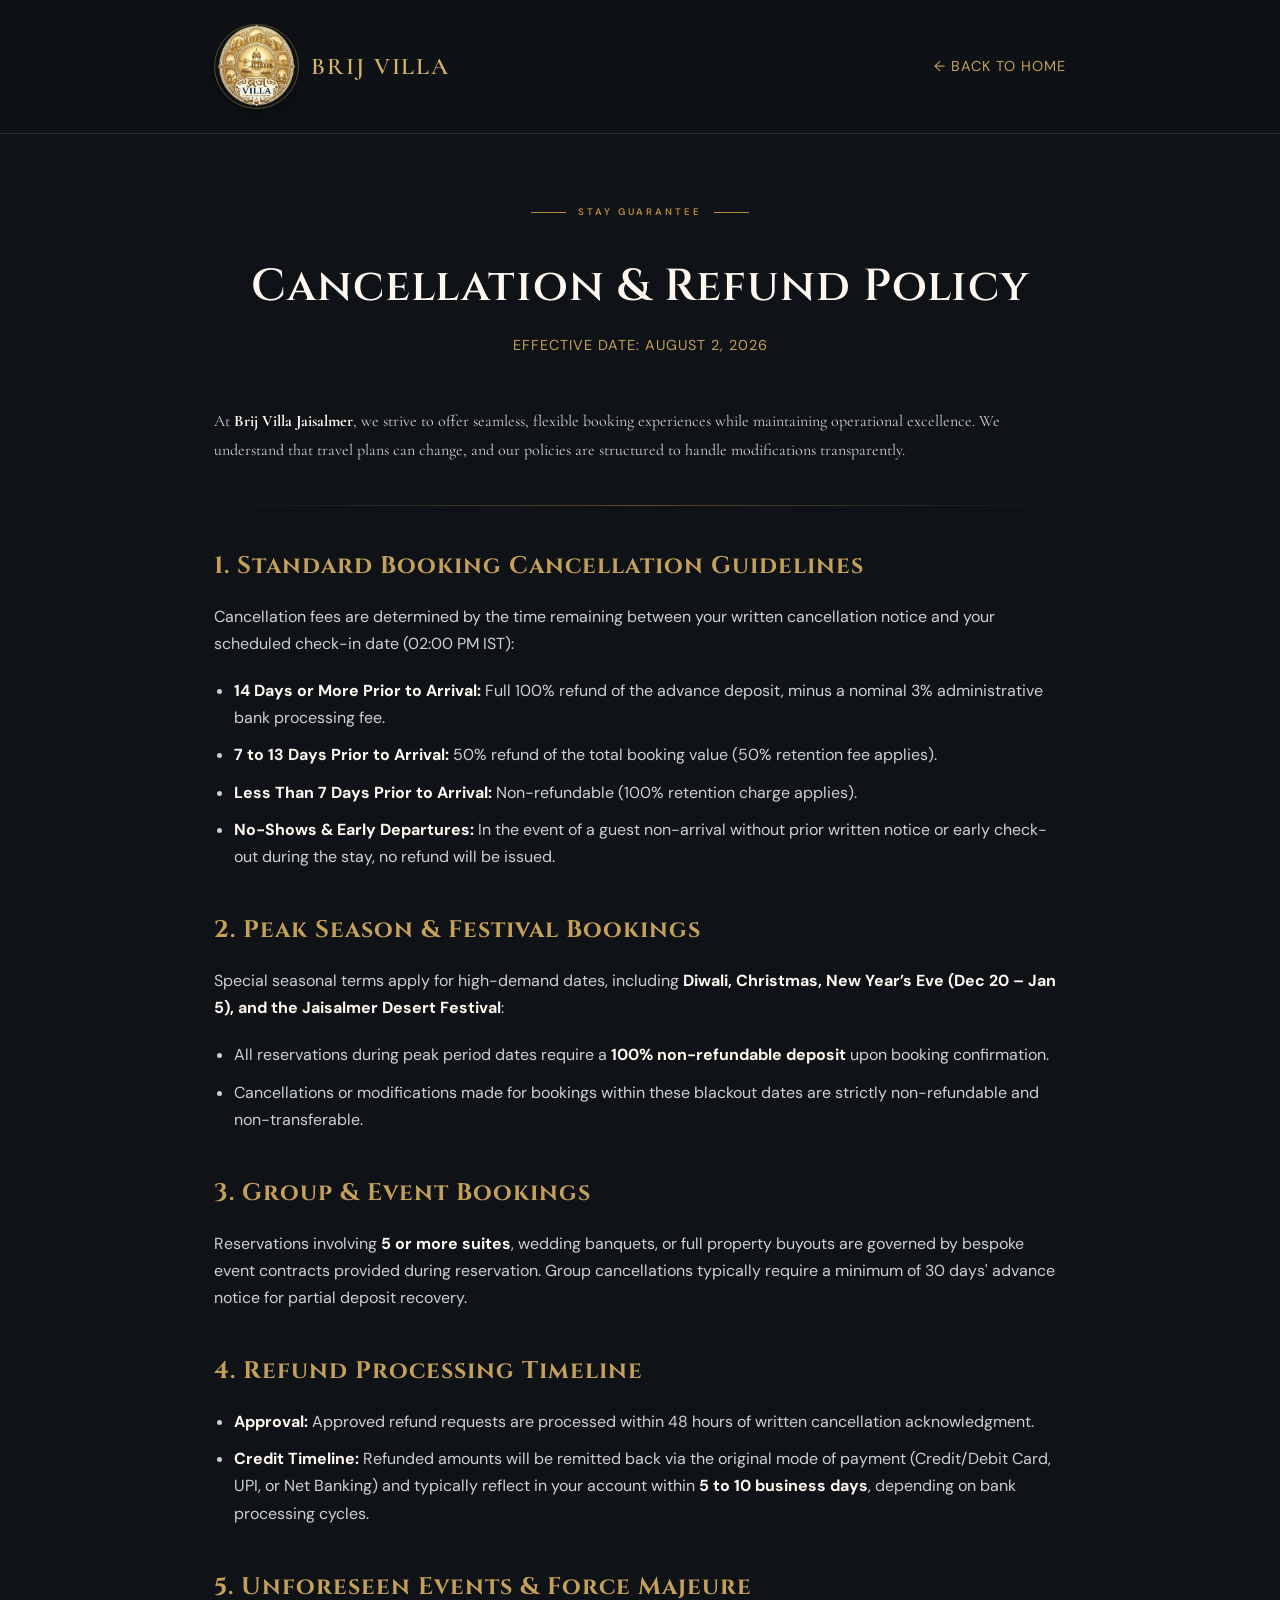
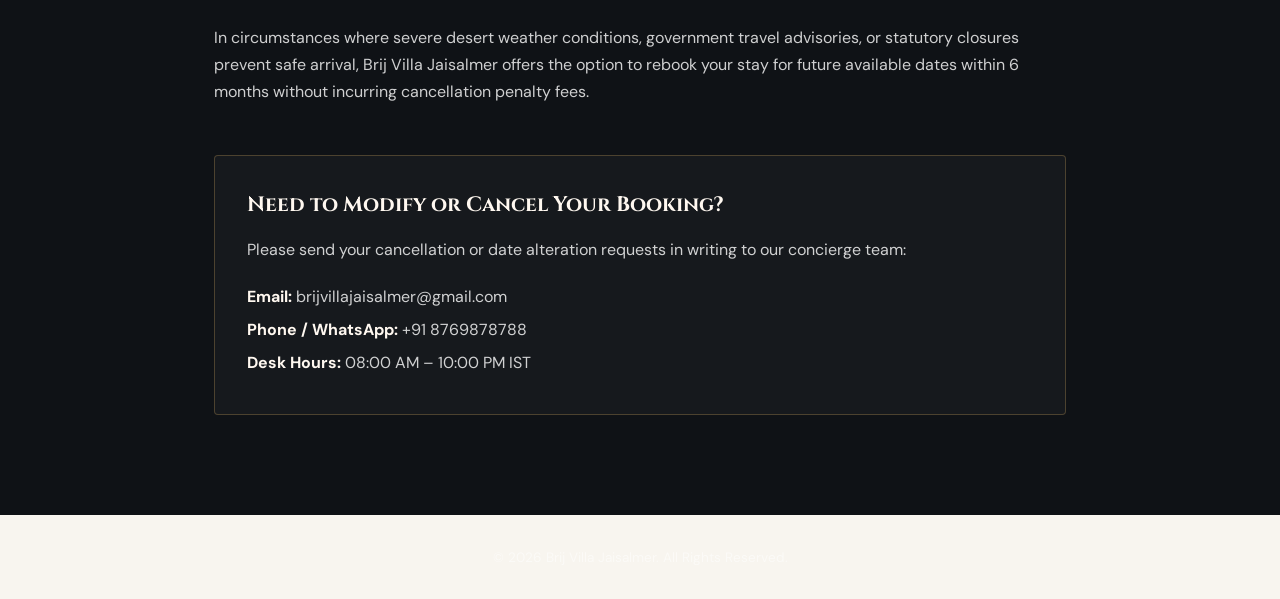
<file: cancellation-policy.html>
<!DOCTYPE html>
<html lang="en">
<head>
  <meta charset="UTF-8">
  <meta name="viewport" content="width=device-width, initial-scale=1.0">
  <title>Cancellation & Refund Policy | Brij Villa Jaisalmer</title>
  
  <!-- Fonts -->
  <link rel="preconnect" href="https://fonts.googleapis.com">
  <link rel="preconnect" href="https://fonts.gstatic.com" crossorigin>
  <link href="https://fonts.googleapis.com/css2?family=Cinzel:wght@400;600;700&family=Cormorant+Garamond:ital,wght@0,400;0,600;1,400&family=DM+Sans:wght@300;400;500&display=swap" rel="stylesheet">
  
  <!-- Stylesheets -->
  <link rel="stylesheet" href="styles.css">
</head>
<body class="legal-page-body">

  <!-- Minimal Header Bar -->
  <header class="legal-header">
    <div class="legal-container">
      <a href="index.html" class="nav-logo">
        <img src="./images/88f17f92-57b8-442e-8bf9-5949bb6d2c0f-removebg-preview.png" alt="Brij Villa Logo" class="nav-logo-img" />
        <div class="logo-text-group">
          <span class="logo-main">Brij Villa</span>
        </div>
      </a>
      <a href="index.html" class="legal-back-btn">&larr; Back to Home</a>
    </div>
  </header>

  <!-- Main Legal Content -->
  <main class="legal-content-section">
    <div class="legal-container">
      
      <!-- Page Header -->
      <div class="legal-title-block">
        <div class="section-eyebrow">
          <div class="line"></div>
          <span>STAY GUARANTEE</span>
          <div class="line"></div>
        </div>
        <h1 class="legal-title">Cancellation & Refund Policy</h1>
        <p class="legal-subtitle">Effective Date: August 2, 2026</p>
      </div>

      <!-- Article Body -->
      <article class="legal-article">
        
        <p class="legal-lead">
          At <strong>Brij Villa Jaisalmer</strong>, we strive to offer seamless, flexible booking experiences while maintaining operational excellence. We understand that travel plans can change, and our policies are structured to handle modifications transparently.
        </p>

        <hr class="legal-divider">

        <h2>1. Standard Booking Cancellation Guidelines</h2>
        <p>
          Cancellation fees are determined by the time remaining between your written cancellation notice and your scheduled check-in date (02:00 PM IST):
        </p>
        
        <ul>
          <li><strong>14 Days or More Prior to Arrival:</strong> Full 100% refund of the advance deposit, minus a nominal 3% administrative bank processing fee.</li>
          <li><strong>7 to 13 Days Prior to Arrival:</strong> 50% refund of the total booking value (50% retention fee applies).</li>
          <li><strong>Less Than 7 Days Prior to Arrival:</strong> Non-refundable (100% retention charge applies).</li>
          <li><strong>No-Shows & Early Departures:</strong> In the event of a guest non-arrival without prior written notice or early check-out during the stay, no refund will be issued.</li>
        </ul>

        <h2>2. Peak Season & Festival Bookings</h2>
        <p>
          Special seasonal terms apply for high-demand dates, including <strong>Diwali, Christmas, New Year’s Eve (Dec 20 – Jan 5), and the Jaisalmer Desert Festival</strong>:
        </p>
        <ul>
          <li>All reservations during peak period dates require a <strong>100% non-refundable deposit</strong> upon booking confirmation.</li>
          <li>Cancellations or modifications made for bookings within these blackout dates are strictly non-refundable and non-transferable.</li>
        </ul>

        <h2>3. Group & Event Bookings</h2>
        <p>
          Reservations involving <strong>5 or more suites</strong>, wedding banquets, or full property buyouts are governed by bespoke event contracts provided during reservation. Group cancellations typically require a minimum of 30 days' advance notice for partial deposit recovery.
        </p>

        <h2>4. Refund Processing Timeline</h2>
        <ul>
          <li><strong>Approval:</strong> Approved refund requests are processed within 48 hours of written cancellation acknowledgment.</li>
          <li><strong>Credit Timeline:</strong> Refunded amounts will be remitted back via the original mode of payment (Credit/Debit Card, UPI, or Net Banking) and typically reflect in your account within <strong>5 to 10 business days</strong>, depending on bank processing cycles.</li>
        </ul>

        <h2>5. Unforeseen Events & Force Majeure</h2>
        <p>
          In circumstances where severe desert weather conditions, government travel advisories, or statutory closures prevent safe arrival, Brij Villa Jaisalmer offers the option to rebook your stay for future available dates within 6 months without incurring cancellation penalty fees.
        </p>

        <div class="legal-contact-card">
          <h3>Need to Modify or Cancel Your Booking?</h3>
          <p>Please send your cancellation or date alteration requests in writing to our concierge team:</p>
          <div class="contact-details">
            <p><strong>Email:</strong> brijvillajaisalmer@gmail.com</p>
            <p><strong>Phone / WhatsApp:</strong> +91 8769878788</p>
            <p><strong>Desk Hours:</strong> 08:00 AM – 10:00 PM IST</p>
          </div>
        </div>

      </article>

    </div>
  </main>

  <!-- Minimal Footer -->
  <footer class="legal-footer">
    <div class="legal-container">
      <p>&copy; 2026 Brij Villa Jaisalmer. All Rights Reserved.</p>
    </div>
  </footer>

</body>
</html>
</file>
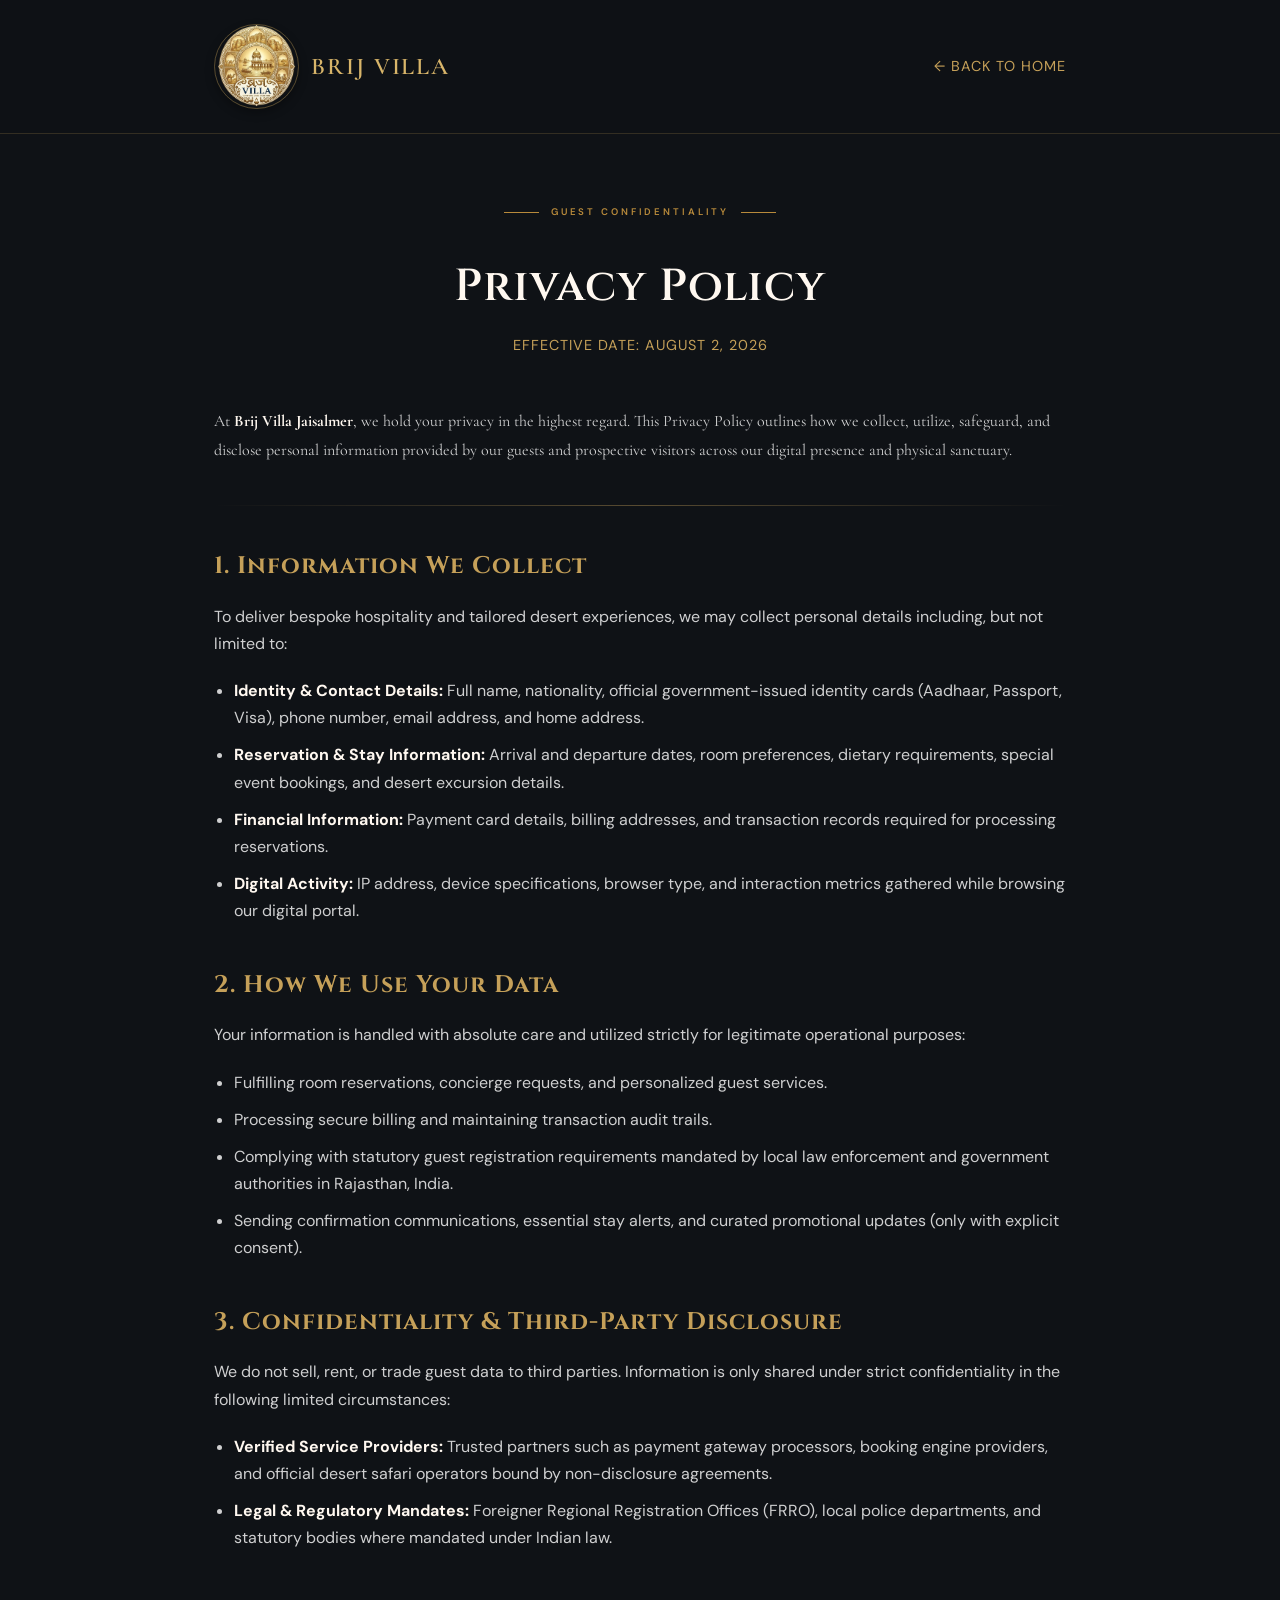
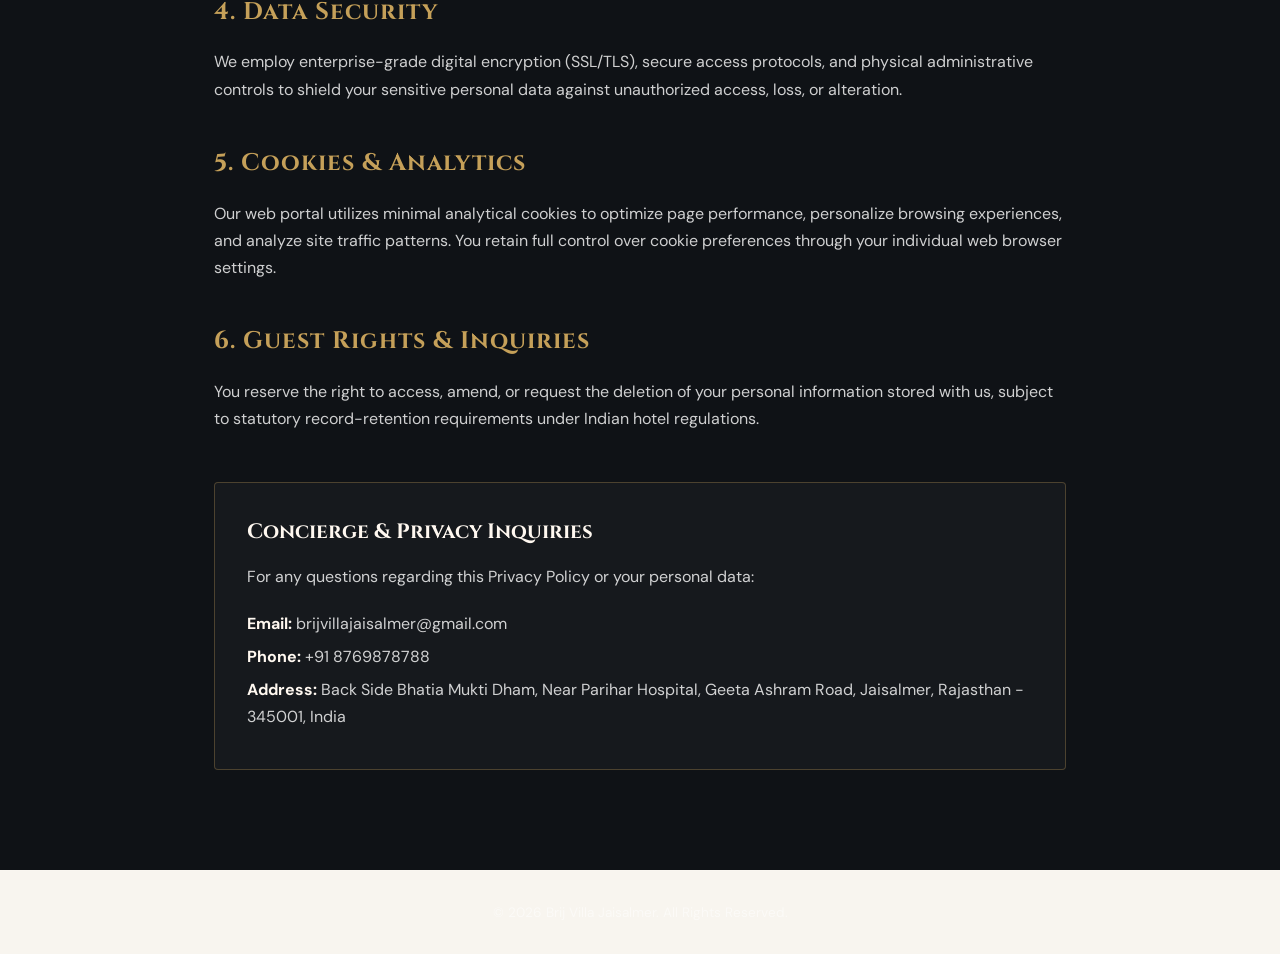
<file: privacy.html>
<!DOCTYPE html>
<html lang="en">
<head>
  <meta charset="UTF-8">
  <meta name="viewport" content="width=device-width, initial-scale=1.0">
  <title>Privacy Policy | Brij Villa Jaisalmer</title>
  
  <!-- Fonts -->
  <link rel="preconnect" href="https://fonts.googleapis.com">
  <link rel="preconnect" href="https://fonts.gstatic.com" crossorigin>
  <link href="https://fonts.googleapis.com/css2?family=Cinzel:wght@400;600;700&family=Cormorant+Garamond:ital,wght@0,400;0,600;1,400&family=DM+Sans:wght@300;400;500&display=swap" rel="stylesheet">
  
  <!-- Stylesheets -->
  <link rel="stylesheet" href="styles.css">
</head>
<body class="legal-page-body">

  <!-- Minimal Header Bar -->
  <header class="legal-header">
    <div class="legal-container">
      <a href="index.html" class="nav-logo">
        <img src="./images/88f17f92-57b8-442e-8bf9-5949bb6d2c0f-removebg-preview.png" alt="Brij Villa Logo" class="nav-logo-img" />
        <div class="logo-text-group">
          <span class="logo-main">Brij Villa</span>
        </div>
      </a>
      <a href="index.html" class="legal-back-btn">&larr; Back to Home</a>
    </div>
  </header>

  <!-- Main Legal Content -->
  <main class="legal-content-section">
    <div class="legal-container">
      
      <!-- Page Header -->
      <div class="legal-title-block">
        <div class="section-eyebrow">
          <div class="line"></div>
          <span>GUEST CONFIDENTIALITY</span>
          <div class="line"></div>
        </div>
        <h1 class="legal-title">Privacy Policy</h1>
        <p class="legal-subtitle">Effective Date: August 2, 2026</p>
      </div>

      <!-- Article Body -->
      <article class="legal-article">
        
        <p class="legal-lead">
          At <strong>Brij Villa Jaisalmer</strong>, we hold your privacy in the highest regard. This Privacy Policy outlines how we collect, utilize, safeguard, and disclose personal information provided by our guests and prospective visitors across our digital presence and physical sanctuary.
        </p>

        <hr class="legal-divider">

        <h2>1. Information We Collect</h2>
        <p>To deliver bespoke hospitality and tailored desert experiences, we may collect personal details including, but not limited to:</p>
        <ul>
          <li><strong>Identity & Contact Details:</strong> Full name, nationality, official government-issued identity cards (Aadhaar, Passport, Visa), phone number, email address, and home address.</li>
          <li><strong>Reservation & Stay Information:</strong> Arrival and departure dates, room preferences, dietary requirements, special event bookings, and desert excursion details.</li>
          <li><strong>Financial Information:</strong> Payment card details, billing addresses, and transaction records required for processing reservations.</li>
          <li><strong>Digital Activity:</strong> IP address, device specifications, browser type, and interaction metrics gathered while browsing our digital portal.</li>
        </ul>

        <h2>2. How We Use Your Data</h2>
        <p>Your information is handled with absolute care and utilized strictly for legitimate operational purposes:</p>
        <ul>
          <li>Fulfilling room reservations, concierge requests, and personalized guest services.</li>
          <li>Processing secure billing and maintaining transaction audit trails.</li>
          <li>Complying with statutory guest registration requirements mandated by local law enforcement and government authorities in Rajasthan, India.</li>
          <li>Sending confirmation communications, essential stay alerts, and curated promotional updates (only with explicit consent).</li>
        </ul>

        <h2>3. Confidentiality & Third-Party Disclosure</h2>
        <p>
          We do not sell, rent, or trade guest data to third parties. Information is only shared under strict confidentiality in the following limited circumstances:
        </p>
        <ul>
          <li><strong>Verified Service Providers:</strong> Trusted partners such as payment gateway processors, booking engine providers, and official desert safari operators bound by non-disclosure agreements.</li>
          <li><strong>Legal & Regulatory Mandates:</strong> Foreigner Regional Registration Offices (FRRO), local police departments, and statutory bodies where mandated under Indian law.</li>
        </ul>

        <h2>4. Data Security</h2>
        <p>
          We employ enterprise-grade digital encryption (SSL/TLS), secure access protocols, and physical administrative controls to shield your sensitive personal data against unauthorized access, loss, or alteration.
        </p>

        <h2>5. Cookies & Analytics</h2>
        <p>
          Our web portal utilizes minimal analytical cookies to optimize page performance, personalize browsing experiences, and analyze site traffic patterns. You retain full control over cookie preferences through your individual web browser settings.
        </p>

        <h2>6. Guest Rights & Inquiries</h2>
        <p>
          You reserve the right to access, amend, or request the deletion of your personal information stored with us, subject to statutory record-retention requirements under Indian hotel regulations.
        </p>

        <div class="legal-contact-card">
          <h3>Concierge & Privacy Inquiries</h3>
          <p>For any questions regarding this Privacy Policy or your personal data:</p>
          <div class="contact-details">
            <p><strong>Email:</strong> brijvillajaisalmer@gmail.com</p>
            <p><strong>Phone:</strong> +91 8769878788</p>
            <p><strong>Address:</strong> Back Side Bhatia Mukti Dham, Near Parihar Hospital, Geeta Ashram Road, Jaisalmer, Rajasthan - 345001, India</p>
          </div>
        </div>

      </article>

    </div>
  </main>

  <!-- Minimal Footer -->
  <footer class="legal-footer">
    <div class="legal-container">
      <p>&copy; 2026 Brij Villa Jaisalmer. All Rights Reserved.</p>
    </div>
  </footer>

</body>
</html>
</file>
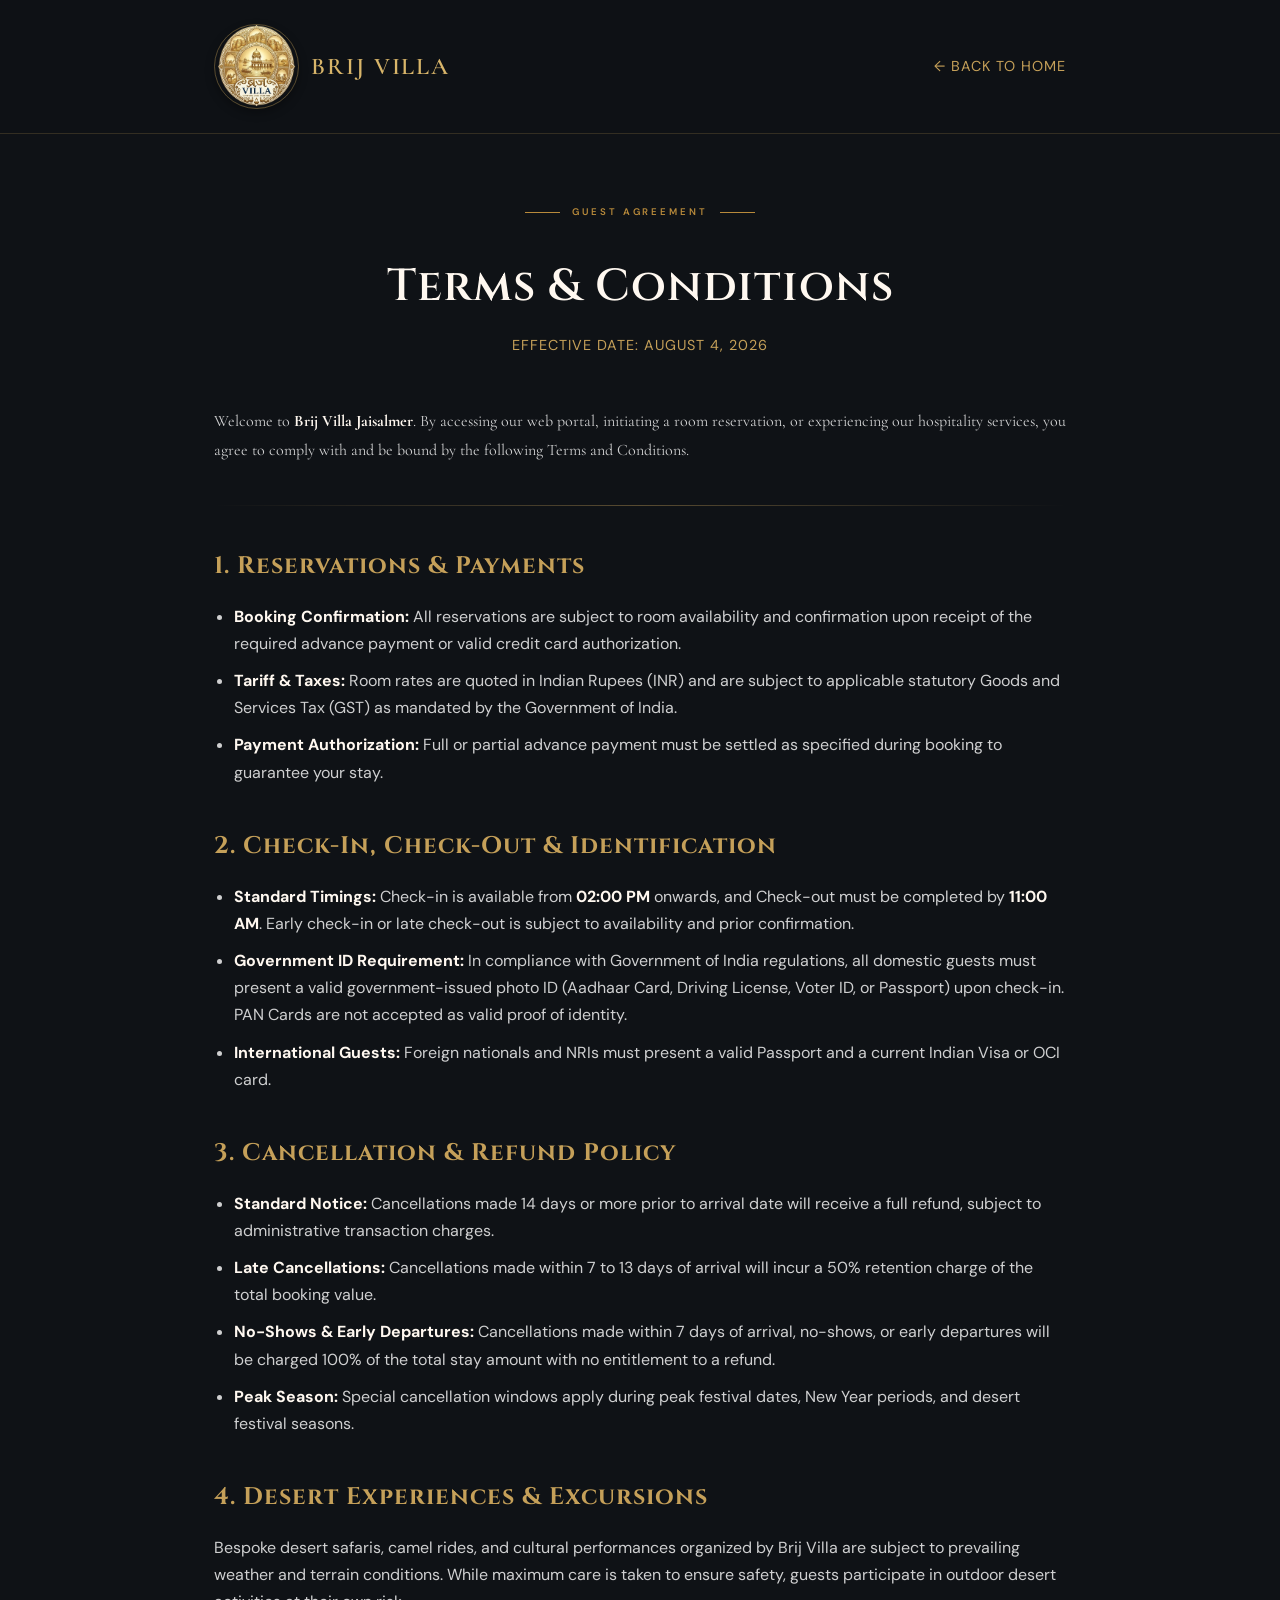
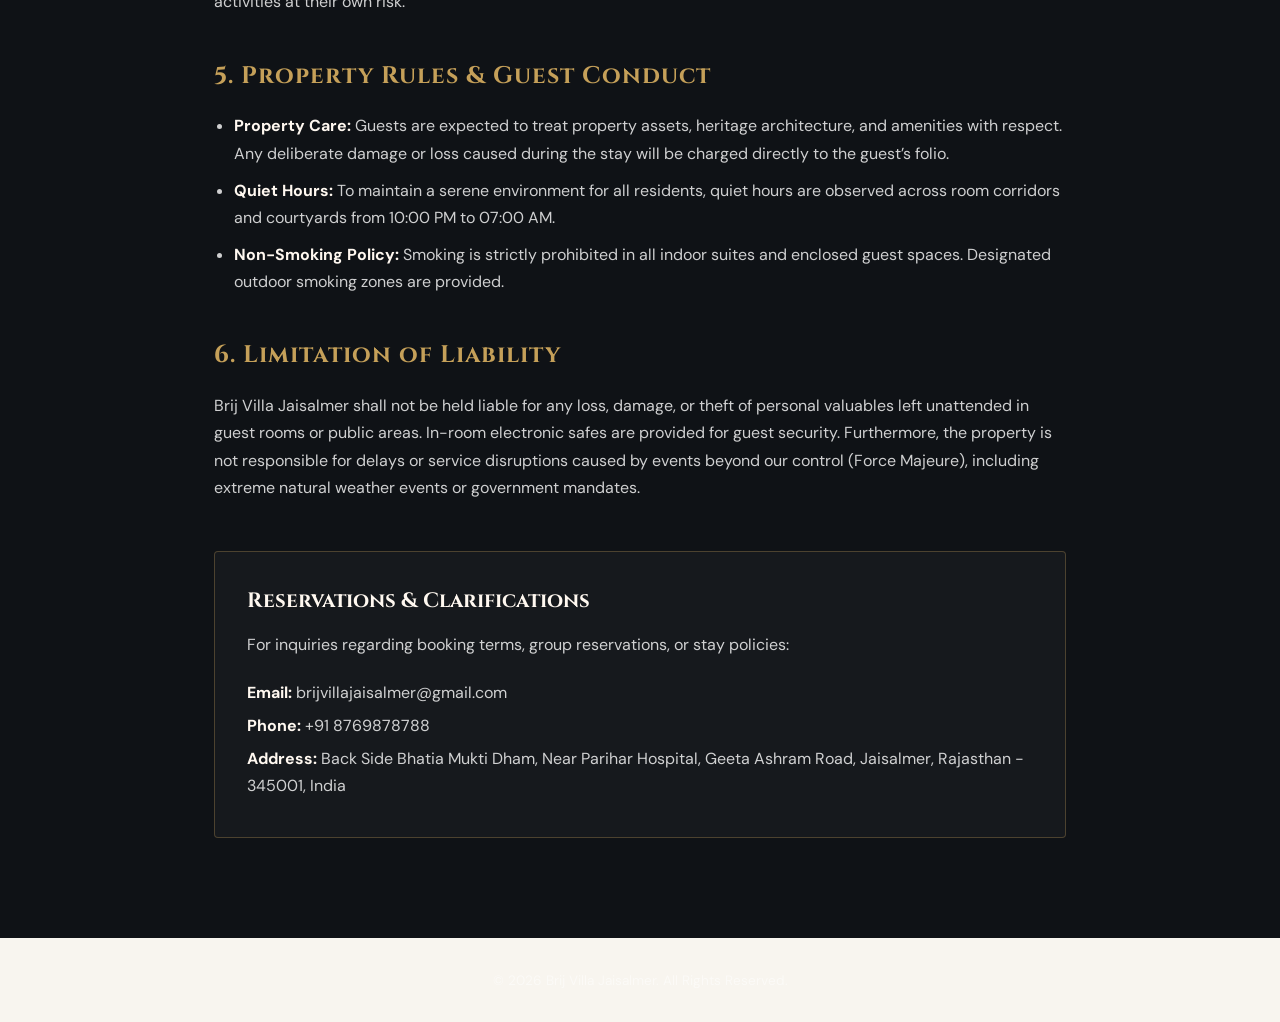
<file: terms.html>
<!DOCTYPE html>
<html lang="en">
<head>
  <meta charset="UTF-8">
  <meta name="viewport" content="width=device-width, initial-scale=1.0">
  <title>Terms & Conditions | Brij Villa Jaisalmer</title>
  
  <!-- Fonts -->
  <link rel="preconnect" href="https://fonts.googleapis.com">
  <link rel="preconnect" href="https://fonts.gstatic.com" crossorigin>
  <link href="https://fonts.googleapis.com/css2?family=Cinzel:wght@400;600;700&family=Cormorant+Garamond:ital,wght@0,400;0,600;1,400&family=DM+Sans:wght@300;400;500&display=swap" rel="stylesheet">
  
  <!-- Stylesheets -->
  <link rel="stylesheet" href="styles.css">
</head>
<body class="legal-page-body">

  <!-- Minimal Header Bar -->
  <header class="legal-header">
    <div class="legal-container">
      <a href="index.html" class="nav-logo">
        <img src="./images/88f17f92-57b8-442e-8bf9-5949bb6d2c0f-removebg-preview.png" alt="Brij Villa Logo" class="nav-logo-img" />
        <div class="logo-text-group">
          <span class="logo-main">Brij Villa</span>
        </div>
      </a>
      <a href="index.html" class="legal-back-btn">&larr; Back to Home</a>
    </div>
  </header>

  <!-- Main Legal Content -->
  <main class="legal-content-section">
    <div class="legal-container">
      
      <!-- Page Header -->
      <div class="legal-title-block">
        <div class="section-eyebrow">
          <div class="line"></div>
          <span>GUEST AGREEMENT</span>
          <div class="line"></div>
        </div>
        <h1 class="legal-title">Terms & Conditions</h1>
        <p class="legal-subtitle">Effective Date: August 4, 2026</p>
      </div>

      <!-- Article Body -->
      <article class="legal-article">
        
        <p class="legal-lead">
          Welcome to <strong>Brij Villa Jaisalmer</strong>. By accessing our web portal, initiating a room reservation, or experiencing our hospitality services, you agree to comply with and be bound by the following Terms and Conditions.
        </p>

        <hr class="legal-divider">

        <h2>1. Reservations & Payments</h2>
        <ul>
          <li><strong>Booking Confirmation:</strong> All reservations are subject to room availability and confirmation upon receipt of the required advance payment or valid credit card authorization.</li>
          <li><strong>Tariff & Taxes:</strong> Room rates are quoted in Indian Rupees (INR) and are subject to applicable statutory Goods and Services Tax (GST) as mandated by the Government of India.</li>
          <li><strong>Payment Authorization:</strong> Full or partial advance payment must be settled as specified during booking to guarantee your stay.</li>
        </ul>

        <h2>2. Check-In, Check-Out & Identification</h2>
        <ul>
          <li><strong>Standard Timings:</strong> Check-in is available from <strong>02:00 PM</strong> onwards, and Check-out must be completed by <strong>11:00 AM</strong>. Early check-in or late check-out is subject to availability and prior confirmation.</li>
          <li><strong>Government ID Requirement:</strong> In compliance with Government of India regulations, all domestic guests must present a valid government-issued photo ID (Aadhaar Card, Driving License, Voter ID, or Passport) upon check-in. PAN Cards are not accepted as valid proof of identity.</li>
          <li><strong>International Guests:</strong> Foreign nationals and NRIs must present a valid Passport and a current Indian Visa or OCI card.</li>
        </ul>

        <h2>3. Cancellation & Refund Policy</h2>
        <ul>
          <li><strong>Standard Notice:</strong> Cancellations made 14 days or more prior to arrival date will receive a full refund, subject to administrative transaction charges.</li>
          <li><strong>Late Cancellations:</strong> Cancellations made within 7 to 13 days of arrival will incur a 50% retention charge of the total booking value.</li>
          <li><strong>No-Shows & Early Departures:</strong> Cancellations made within 7 days of arrival, no-shows, or early departures will be charged 100% of the total stay amount with no entitlement to a refund.</li>
          <li><strong>Peak Season:</strong> Special cancellation windows apply during peak festival dates, New Year periods, and desert festival seasons.</li>
        </ul>

        <h2>4. Desert Experiences & Excursions</h2>
        <p>
          Bespoke desert safaris, camel rides, and cultural performances organized by Brij Villa are subject to prevailing weather and terrain conditions. While maximum care is taken to ensure safety, guests participate in outdoor desert activities at their own risk.
        </p>

        <h2>5. Property Rules & Guest Conduct</h2>
        <ul>
          <li><strong>Property Care:</strong> Guests are expected to treat property assets, heritage architecture, and amenities with respect. Any deliberate damage or loss caused during the stay will be charged directly to the guest’s folio.</li>
          <li><strong>Quiet Hours:</strong> To maintain a serene environment for all residents, quiet hours are observed across room corridors and courtyards from 10:00 PM to 07:00 AM.</li>
          <li><strong>Non-Smoking Policy:</strong> Smoking is strictly prohibited in all indoor suites and enclosed guest spaces. Designated outdoor smoking zones are provided.</li>
        </ul>

        <h2>6. Limitation of Liability</h2>
        <p>
          Brij Villa Jaisalmer shall not be held liable for any loss, damage, or theft of personal valuables left unattended in guest rooms or public areas. In-room electronic safes are provided for guest security. Furthermore, the property is not responsible for delays or service disruptions caused by events beyond our control (Force Majeure), including extreme natural weather events or government mandates.
        </p>

        <div class="legal-contact-card">
          <h3>Reservations & Clarifications</h3>
          <p>For inquiries regarding booking terms, group reservations, or stay policies:</p>
          <div class="contact-details">
            <p><strong>Email:</strong> brijvillajaisalmer@gmail.com</p>
            <p><strong>Phone:</strong> +91 8769878788</p>
            <p><strong>Address:</strong> Back Side Bhatia Mukti Dham, Near Parihar Hospital, Geeta Ashram Road, Jaisalmer, Rajasthan - 345001, India</p>
          </div>
        </div>

      </article>

    </div>
  </main>

  <!-- Minimal Footer -->
  <footer class="legal-footer">
    <div class="legal-container">
      <p>&copy; 2026 Brij Villa Jaisalmer. All Rights Reserved.</p>
    </div>
  </footer>

</body>
</html>
</file>
<file: styles.css>
/* ============================================================
   DESIGN SYSTEM — THE AMAR RESORT
   ============================================================ */
:root {
  /* Brand Colors */
  --gold: #B88A3B;
  --gold-light: #D8B56A;
  --gold-dark: #8E6A2F;

  --royal-blue: #173F7A;

  /* Backgrounds */
  --ivory: #F8F4EB;
  --cream: #FDF9F3;
  --warm-white: #FFFDF9;

  /* Text */
  --charcoal: #2B211A;
  --charcoal-mid: #4A3B2A;

  --brown: #5C3A1E;
  --brown-light: #8B5E3C;

  --text-body: #4A4038;
  --text-muted: #85786D;

  /* Borders */
  --border-gold: rgba(184,138,59,.25);
  --shadow-gold: rgba(184,138,59,.12);

  /* Glass */
  --glass-bg: rgba(255,255,255,.18);
  --glass-border: rgba(184,138,59,.18);
}

*,
*::before,
*::after {
  box-sizing: border-box;
  margin: 0;
  padding: 0;
}

html {
  scroll-behavior: smooth;
  font-size: 16px;
}
html.lenis, html.lenis body {
  height: auto;
}

.lenis.lenis-smooth {
  scroll-behavior: auto !important;
}

.lenis.lenis-smooth [data-lenis-prevent] {
  overscroll-behavior: contain;
}

.lenis.lenis-stopped {
  overflow: hidden;
}

.lenis.lenis-smooth iframe {
  pointer-events: none;
}
body {
  font-family: "DM Sans", sans-serif;
   background: var(--ivory);
   color: var(--text-body);
  overflow-x: hidden;
  line-height: 1.7;
}

/* ============================================================
   SCROLL PROGRESS BAR
   ============================================================ */
#scroll-progress {
  position: fixed;
  top: 0;
  left: 0;
  height: 2px;
  background: linear-gradient(
    90deg,
    var(--gold-dark),
    var(--gold-light),
    var(--gold-dark)
  );
  width: 0%;
  z-index: 9999;
  transition: width 0.1s linear;
}

/* ============================================================
   NAVIGATION
   ============================================================ */
nav {
  position: fixed;
  top: 0;
  left: 0;
  right: 0;
  z-index: 1000;
  padding: 0 5%;
  height: 80px;
  display: flex;
  align-items: center;
  justify-content: space-between;
  background: #F8F5EF;
  transition: all 0.5s cubic-bezier(0.4, 0, 0.2, 1);
}
/* Align Logo Image & Text Side-by-Side */
.nav-logo {
  display: flex !important;
  flex-direction: row !important;
  align-items: center !important;
  gap: 12px !important;
  text-decoration: none;
}

/* Emblem Logo Size */
.nav-logo-img {
  height: 85px;
  width: 85px;
  object-fit: cover;
  border-radius: 50%;
  border: 1px solid rgba(197, 160, 89, 0.4);
  box-shadow: 0 4px 10px rgba(0, 0, 0, 0.3);
  transition: transform 0.3s ease;
}

.nav-logo:hover .nav-logo-img {
  transform: scale(1.05);
  border-color: #c5a059;
}

/* Right Side Text Layout */
.logo-text-group {
  display: flex !important;
  flex-direction: column !important;
  justify-content: center;
  line-height: 1.1;
  text-align: left;
}

.logo-main {
  font-family: 'Cinzel', serif;
  font-size: 1.35rem;
  font-weight: 600;
  letter-spacing: 2px;
  color: #c5a059; /* Gold accent */
  text-transform: uppercase;
  white-space: nowrap;
}

.logo-sub {
  font-family: 'DM Sans', sans-serif;
  font-size: 0.6rem;
  letter-spacing: 1.8px;
  text-transform: uppercase;
  color: rgba(255, 255, 255, 0.65);
  margin-top: 3px;
  white-space: nowrap;
}

/* Mobile Responsiveness */
@media (max-width: 768px) {
  .nav-logo-img {
    height: 38px;
    width: 38px;
  }
  .logo-main {
    font-size: 1.1rem;
  }
  .logo-sub {
    font-size: 0.5rem;
  }
}
nav.scrolled {
  background: #F8F5EF;
  backdrop-filter: blur(20px);
  -webkit-backdrop-filter: blur(20px);
  border-bottom: 1px solid var(--border-gold);
  height: 65px;
}

.nav-logo {
  display: flex;
  flex-direction: column;
  align-items: flex-start;
  text-decoration: none;
}

.nav-logo .logo-main {
  font-family: "Cormorant Garamond", serif;
  font-size: 1.5rem;
  font-weight: 600;
  color: var(--gold-light);
  letter-spacing: 0.08em;
  line-height: 1;
}

.nav-logo .logo-sub {
  display: none;
}

nav .logo-sub {
  display: none;
}

.legal-header .logo-sub {
  display: none;
}

.nav-links {
  display: flex;
  align-items: center;
  gap: 2.5rem;
  list-style: none;
}

.nav-links a {
  text-decoration: none;
  font-family: "DM Sans", sans-serif;
  font-size: 0.75rem;
  font-weight: 500;
  letter-spacing: 0.15em;
  text-transform: uppercase;
  color: #2C2C2C;
  transition: color 0.3s ease;
  position: relative;
}

.nav-links a::after {
  content: "";
  position: absolute;
  bottom: -4px;
  left: 0;
  width: 0;
  height: 1px;
  background: var(--gold);
  transition: width 0.3s ease;
}

.nav-links a:hover {
  color: var(--gold-light);
}
.nav-links a:hover::after {
  width: 100%;
}

.nav-cta {
  background: transparent;
  border: 1px solid var(--gold);
  color: var(--gold-light) !important;
  padding: 0.5rem 1.25rem;
  border-radius: 2px;
  transition: all 0.3s ease !important;
}

.nav-cta:hover {
  background: var(--gold) !important;
  color: var(--charcoal) !important;
}

.nav-cta::after {
  display: none !important;
}

.nav-hamburger {
  display: none;
  position: relative;
  flex-direction: column;
  justify-content: center;
  gap: 5px;
  width: 34px;
  height: 34px;
  cursor: pointer;
  padding: 5px;
  background: none;
  border: none;
  z-index: 1001;
}

.nav-hamburger span {
  display: block;
  width: 24px;
  height: 1.5px;
  background: #2C2C2C;
  transition:
    transform 0.4s cubic-bezier(0.65, 0, 0.35, 1),
    opacity 0.3s ease;
  transform-origin: center;
}

/* Morph into an X when the mobile nav is open */
.nav-hamburger.active span:nth-child(1) {
  transform: translateY(6.5px) rotate(45deg);
}
.nav-hamburger.active span:nth-child(2) {
  opacity: 0;
  transform: scaleX(0);
}
.nav-hamburger.active span:nth-child(3) {
  transform: translateY(-6.5px) rotate(-45deg);
}

.nav-mobile {
  display: flex;
  position: fixed;
  top: 0;
  left: 0;
  right: 0;
  bottom: 0;
  /* Escape the body's 3D perspective containing block so "fixed" anchors
     to the real viewport instead of stretching to full document height */
  transform-style: flat;
  perspective: none;
  background: rgba(26, 24, 21, 0.98);
  backdrop-filter: blur(20px);
  -webkit-backdrop-filter: blur(20px);
  z-index: 999;
  flex-direction: column;
  align-items: center;
  justify-content: center;
  gap: 2.5rem;
  opacity: 0;
  visibility: hidden;
  pointer-events: none;
  transition:
    opacity 0.4s cubic-bezier(0.4, 0, 0.2, 1),
    visibility 0.4s;
}

.nav-mobile.open {
  opacity: 1;
  visibility: visible;
  pointer-events: auto;
}

.nav-mobile a {
  text-decoration: none;
  font-family: "Cormorant Garamond", serif;
  font-size: 2rem;
  font-weight: 400;
  color: var(--ivory);
  letter-spacing: 0.05em;
  transition:
    color 0.3s ease,
    transform 0.3s ease;
  opacity: 0;
  transform: translateY(14px);
}

.nav-mobile.open a {
  opacity: 1;
  transform: translateY(0);
}

.nav-mobile.open a:nth-child(2) {
  transition-delay: 0.06s;
}
.nav-mobile.open a:nth-child(3) {
  transition-delay: 0.11s;
}
.nav-mobile.open a:nth-child(4) {
  transition-delay: 0.16s;
}
.nav-mobile.open a:nth-child(5) {
  transition-delay: 0.21s;
}
.nav-mobile.open a:nth-child(6) {
  transition-delay: 0.26s;
}
.nav-mobile.open a:nth-child(7) {
  transition-delay: 0.31s;
}
.nav-mobile.open a:nth-child(8) {
  transition-delay: 0.36s;
}

.nav-mobile a:hover {
  color: var(--gold-light);
}

.nav-close {
  position: absolute;
  top: 1.5rem;
  right: 5%;
  background: none;
  border: none;
  color: var(--gold-light);
  font-size: 1.5rem;
  cursor: pointer;
  padding: 0.5rem;
}

/* ============================================================
   HERO SECTION
   ============================================================ *//* ============================================================
   HERO SECTION WITH VIDEO BACKGROUND
   ============================================================ */

   /* ============================================================
   HERO TITLE WITH BRAND NAME STYLING
   ============================================================ */
.hero-title {
  display: flex;
  flex-direction: column;
  align-items: center;
  gap: 0.25rem;
  font-family: "Cormorant Garamond", serif;
  color: var(--warm-white);
  margin-bottom: 0.25rem;
  opacity: 0;
  transform: translateY(30px);
  animation: fadeUp 1.2s cubic-bezier(0.4, 0, 0.2, 1) 0.6s forwards;
  letter-spacing: -0.01em;
}

/* Brand Name Accent Styling Inside H1 */
.hero-title .hero-brand-name {
  font-size: clamp(2.8rem, 7.5vw, 6.2rem);
  font-weight: 400;
  color: var(--gold-light);
  letter-spacing: 0.04em;
  text-transform: uppercase;
  text-shadow: 0 4px 20px rgba(0, 0, 0, 0.5);
  line-height: 1;
}

/* Tagline Sub-line Inside H1 */
.hero-title .hero-tagline {
  font-size: clamp(1.8rem, 4.5vw, 3.8rem);
  font-weight: 300;
  color: var(--warm-white);
  line-height: 1.1;
  text-shadow: 0 4px 18px rgba(0, 0, 0, 0.4);
}

.hero-title em {
  font-style: italic;
  color: var(--gold-light);
  font-weight: 400;
}
#hero {
  position: relative;
  height: 100vh;
  min-height: 700px;
  display: flex;
  align-items: center;
  justify-content: center;
  overflow: hidden;
}

/* Background Video Styling */
.hero-video {
  position: absolute;
  inset: 0;
  width: 100%;
  height: 100%;
  object-fit: cover;
  z-index: 0;
}

/* Subtle gradient overlay for text readability */
.hero-overlay {
  position: absolute;
  inset: 0;
  background: linear-gradient(
    180deg,
    rgba(14, 12, 10, 0.38) 0%,
    rgba(26, 20, 16, 0.18) 50%,
    rgba(14, 12, 10, 0.45) 100%
  );
  z-index: 1;
}

.hero-vignette {
  position: absolute;
  inset: 0;
  background: radial-gradient(
    ellipse 88% 88% at 50% 50%,
    transparent 40%,
    rgba(10, 8, 5, 0.2) 78%,
    rgba(10, 8, 5, 0.38) 100%
  );
  z-index: 2;
}

.hero-grid {
  position: absolute;
  inset: 0;
  background-image:
    linear-gradient(rgba(201, 168, 76, 0.04) 1px, transparent 1px),
    linear-gradient(90deg, rgba(201, 168, 76, 0.04) 1px, transparent 1px);
  background-size: 60px 60px;
  opacity: 0.25;
  z-index: 3;
}

.hero-content {
  position: relative;
  z-index: 10;
  text-align: center;
  max-width: 920px;
  padding: 0 5%;
}

.hero-eyebrow {
  display: inline-flex;
  align-items: center;
  gap: 0.75rem;
  margin-bottom: 1.5rem;
  opacity: 0;
  transform: translateY(20px);
  animation: fadeUp 1s cubic-bezier(0.4, 0, 0.2, 1) 0.3s forwards;
}

.hero-eyebrow::before,
.hero-eyebrow::after {
  content: "";
  display: block;
  width: 40px;
  height: 1px;
  background: linear-gradient(90deg, transparent, var(--gold));
}

.hero-eyebrow::after {
  background: linear-gradient(90deg, var(--gold), transparent);
}

.hero-eyebrow span {
  font-family: "DM Sans", sans-serif;
  font-size: 0.65rem;
  font-weight: 500;
  letter-spacing: 0.3em;
  text-transform: uppercase;
  color: var(--gold);
}

.hero-title {
  font-family: "Cormorant Garamond", serif;
  font-size: clamp(3.2rem, 8.5vw, 7.2rem);
  font-weight: 300;
  line-height: 1.05;
  color: var(--warm-white);
  margin-bottom: 0.25rem;
  opacity: 0;
  transform: translateY(30px);
  animation: fadeUp 1.2s cubic-bezier(0.4, 0, 0.2, 1) 0.6s forwards;
  letter-spacing: -0.01em;
  text-shadow: 0 4px 20px rgba(0, 0, 0, 0.4);
}

.hero-title em {
  font-style: italic;
  color: var(--gold-light);
  font-weight: 400;
}

.hero-divider {
  display: flex;
  align-items: center;
  justify-content: center;
  gap: 0.75rem;
  margin: 1.5rem 0;
  opacity: 0;
  animation: fadeIn 1s ease 1.2s forwards;
}

.hero-divider .line {
  width: 60px;
  height: 1px;
  background: linear-gradient(90deg, transparent, var(--gold-dark));
}

.hero-divider .line:last-child {
  background: linear-gradient(90deg, var(--gold-dark), transparent);
}

.hero-divider .diamond {
  width: 6px;
  height: 6px;
  background: var(--gold);
  transform: rotate(45deg);
}

.hero-subtitle {
  font-family: "Cormorant Garamond", serif;
  font-size: clamp(1.1rem, 2.5vw, 1.55rem);
  font-weight: 300;
  font-style: italic;
  color: rgba(248, 244, 237, 0.88);
  margin: 0 auto;
  max-width: 780px;
  line-height: 1.6;
  letter-spacing: 0.03em;
  opacity: 0;
  transform: translateY(20px);
  animation: fadeUp 1s cubic-bezier(0.4, 0, 0.2, 1) 1s forwards;
  text-shadow: 0 2px 10px rgba(0, 0, 0, 0.5);
}

.hero-scroll-hint {
  position: absolute;
  bottom: 2.5rem;
  left: 50%;
  transform: translateX(-50%);
  display: flex;
  flex-direction: column;
  align-items: center;
  gap: 0.5rem;
  opacity: 0;
  z-index: 10;
  animation: fadeIn 1s ease 2s forwards;
}

.hero-scroll-hint span {
  font-size: 0.6rem;
  letter-spacing: 0.25em;
  text-transform: uppercase;
  color: var(--gold-light);
}

.scroll-mouse {
  width: 20px;
  height: 32px;
  border: 1px solid rgba(201, 168, 76, 0.5);
  border-radius: 10px;
  display: flex;
  justify-content: center;
  padding-top: 6px;
}

.scroll-dot {
  width: 3px;
  height: 6px;
  background: var(--gold);
  border-radius: 2px;
  animation: scrollDot 2s ease infinite;
}

@keyframes scrollDot {
  0% {
    transform: translateY(0);
    opacity: 1;
  }
  100% {
    transform: translateY(10px);
    opacity: 0;
  }
}

@keyframes fadeUp {
  to {
    opacity: 1;
    transform: translateY(0);
  }
}

@keyframes fadeIn {
  to {
    opacity: 1;
  }
}
/* ============================================================
   SECTION SHARED STYLES
   ============================================================ */
section {
  position: relative;
}

.section-eyebrow {
  display: inline-flex;
  align-items: center;
  gap: 0.75rem;
  margin-bottom: 1rem;
}

.section-eyebrow .line {
  width: 35px;
  height: 1px;
  background: var(--gold);
  flex-shrink: 0;
}

.section-eyebrow span {
  font-family: "DM Sans", sans-serif;
  font-size: 0.6rem;
  font-weight: 600;
  letter-spacing: 0.3em;
  text-transform: uppercase;
  color: var(--gold);
}

.section-title {
  font-family: "Cormorant Garamond", serif;
  font-size: clamp(2rem, 5vw, 3.75rem);
  font-weight: 400;
  line-height: 1.1;
  letter-spacing: -0.01em;
}

.section-title em {
  font-style: italic;
  color: var(--gold-light);
}

.reveal {
  opacity: 0;
  transform: translateY(40px);
  transition:
    opacity 0.8s cubic-bezier(0.4, 0, 0.2, 1),
    transform 0.8s cubic-bezier(0.4, 0, 0.2, 1);
}

.reveal.visible {
  opacity: 1;
  transform: translateY(0);
}

.reveal-delay-1 {
  transition-delay: 0.1s;
}
.reveal-delay-2 {
  transition-delay: 0.2s;
}
.reveal-delay-3 {
  transition-delay: 0.3s;
}
.reveal-delay-4 {
  transition-delay: 0.4s;
}
.reveal-delay-5 {
  transition-delay: 0.5s;
}

/* ============================================================
   ABOUT SECTION
   ============================================================ */
#about {
  background: var(--cream);
  color: var(--charcoal);
  padding: 8rem 5%;
  overflow: hidden;
}

.about-inner {
  max-width: 1300px;
  margin: 0 auto;
  display: grid;
  grid-template-columns: 1fr 1fr;
  gap: 6rem;
  align-items: center;
}

.about-visual {
  position: relative;
}

.about-img-main {
  width: 100%;
  aspect-ratio: 5/5;
  background: url("./images/hotelfront.png")
    center/cover no-repeat;
  border-radius: 2px;
  box-shadow: 0 30px 80px rgba(26, 24, 21, 0.2);
}

@media (max-width: 768px) {
    #about .about-visual {
        width: 100%;
        min-height: auto;
        height: auto;
        display: block;
        margin-bottom: 40px;
    }

    #about .about-img-main {
        width: 100%;
        height: 250px;
        aspect-ratio: auto;
        background-image: url("./images/jaisalmerfort.jpg");
        background-size: cover;
        background-position: center;
        background-repeat: no-repeat;
        border-radius: 2px;
        display: block;
    }

    #about .about-img-accent {
        display: none;
    }
}

/* .about-img-accent {
  position: absolute;
  width: 55%;
  aspect-ratio: 3/2;
  background: url("./images/jaisalmer.jpg")
    center/cover no-repeat;
  border-radius: 2px;
  bottom: -2.5rem;
  right: -2.5rem;
  border: 6px solid var(--cream);
  box-shadow: 0 20px 50px rgba(26, 24, 21, 0.15);
} */

.about-badge {
  position: absolute;
  top: 2rem;
  left: -2rem;
  background: var(--charcoal);
  border: 1px solid var(--border-gold);
  padding: 1.25rem 1.5rem;
  text-align: center;
  box-shadow: 0 15px 40px rgba(0, 0, 0, 0.3);
}

.about-badge .year {
  display: block;
  font-family: "Cormorant Garamond", serif;
  font-size: 2.5rem;
  font-weight: 300;
  color: var(--gold-light);
  line-height: 1;
}

.about-badge .label {
  display: block;
  font-size: 0.55rem;
  letter-spacing: 0.2em;
  text-transform: uppercase;
  color: var(--text-muted);
  margin-top: 0.35rem;
}

.about-content .section-eyebrow {
  margin-bottom: 1.25rem;
}

.about-content .section-title {
  color: var(--charcoal);
  margin-bottom: 1.5rem;
}

.about-lead {
  font-family: "Cormorant Garamond", serif;
  font-size: 1.35rem;
  font-weight: 400;
  color: var(--brown);
  line-height: 1.6;
  margin-bottom: 1.5rem;
  font-style: italic;
}

.about-body {
  font-size: 0.95rem;
  color: var(--text-body);
  line-height: 1.9;
  margin-bottom: 2rem;
}

.about-stats {
  display: grid;
  grid-template-columns: repeat(3, 1fr);
  gap: 1.5rem;
  padding-top: 2rem;
  border-top: 1px solid rgba(92, 58, 30, 0.15);
}

.stat-item .num {
  font-family: "Cormorant Garamond", serif;
  font-size: 2.5rem;
  font-weight: 400;
  color: var(--brown);
  line-height: 1;
  display: block;
}

.stat-item .stat-label {
  font-size: 0.65rem;
  letter-spacing: 0.15em;
  text-transform: uppercase;
  color: var(--text-muted);
  margin-top: 0.25rem;
  display: block;
}

/* /* ============================================================
   ROOMS SECTION
   ============================================================ */
/* #rooms {
  background: var(--warm-white);
  padding: 8rem 5%;
}

.rooms-header {
  max-width: 1300px;
  margin: 0 auto 4rem;
  display: flex;
  justify-content: space-between;
  align-items: flex-end;
}

.rooms-intro {
  max-width: 500px;
}

.rooms-intro .section-title {
  color: var(--charcoal);
}

.rooms-desc {
  font-size: 0.9rem;
  color: var(--text-muted);
  max-width: 380px;
  line-height: 1.8;
}

.rooms-grid {
  max-width: 1300px;
  margin: 0 auto;
  display: grid;
  grid-template-columns: repeat(3, 1fr);
  gap: 1.5px;
  background: rgba(184,138,59,.08);
}

.room-card {
  position: relative;
  background: #ffffff;
  overflow: hidden;
  cursor: pointer;
}

.room-card:first-child {
  grid-column: span 2;
}

.room-img {
  width: 100%;
  aspect-ratio: 16/10;
  object-fit: cover;
  transition: transform 0.7s cubic-bezier(0.4, 0, 0.2, 1);
}

.room-card:first-child .room-img {
  aspect-ratio: 16/9;
}

.room-card:hover .room-img {
  transform: scale(1.06);
}

.room-overlay {
  position: absolute;
  inset: 0;
  background: linear-gradient(
to top,
rgba(43,33,26,.72),
rgba(43,33,26,.18),
transparent
);
  transition: opacity 0.5s ease;
}

.room-info {
  position: absolute;
  bottom: 0;
  left: 0;
  right: 0;
  padding: 2rem;
  transform: translateY(0);
  transition: transform 0.5s ease;
}

.room-tag {
  display: inline-block;
  font-size: 0.6rem;
  font-weight: 600;
  letter-spacing: 0.2em;
  text-transform: uppercase;
  color: var(--gold);
  border: 1px solid var(--border-gold);
  padding: 0.25rem 0.6rem;
  margin-bottom: 0.75rem;
  background: rgba(184,138,59,.08);
}

.room-name {
  font-family: "Cormorant Garamond", serif;
  font-size: 1.5rem;
  font-weight: 400;
  color: var(--charcoal);
  margin-bottom: 0.5rem;
}

.room-feat {
  display: flex;
  flex-wrap: wrap;
  gap: 0.5rem;
  margin-bottom: 1rem;
}

.room-feat span {
  font-size: 0.65rem;
  color: var(--text-muted);
  letter-spacing: 0.08em;
  display: flex;
  align-items: center;
  gap: 0.3rem;
}

.room-feat span::before {
  content: "✦";
  color: var(--gold-dark);
  font-size: 0.5rem;
}

.room-cta {
  display: inline-flex;
  align-items: center;
  gap: 0.5rem;
  font-size: 0.7rem;
  letter-spacing: 0.12em;
  text-transform: uppercase;
  color: var(--royal-blue);
  text-decoration: none;
  opacity: 0;
  transform: translateY(10px);
  transition: all 0.4s ease;
}

.room-card:hover .room-cta {
  opacity: 1;
  transform: translateY(0);
}

.room-cta .arrow {
  transition: transform 0.3s ease;
}
.room-cta:hover .arrow {
  transform: translateX(5px);
}

/* Room image backgrounds */
/* .rm1 {
  background: url("https://images.unsplash.com/photo-1631049307264-da0ec9d70304?w=1200&q=85")
    center/cover no-repeat;
}
.rm2 {
  background: url("https://images.unsplash.com/photo-1618773928121-c32242e63f39?w=800&q=85")
    center/cover no-repeat;
}
.rm3 {
  background: url("https://images.unsplash.com/photo-1611892440504-42a792e24d32?w=800&q=85")
    center/cover no-repeat;
}

.room-img-div {
  width: 100%;
  transition: transform 0.7s cubic-bezier(0.4, 0, 0.2, 1);
}

.room-card:first-child .room-img-div {
  aspect-ratio: 16/9;
}
.room-card:not(:first-child) .room-img-div {
  aspect-ratio: 16/10;
}
.room-card:hover .room-img-div {
  transform: scale(1.06);
}  */


/* Brij VILLA ROOMS */
#rooms{padding:120px 6%;background:var(--warm-white)}
.rooms-layout{max-width:1400px;margin:auto;display:grid;grid-template-columns:38% 62%;gap:80px}
.rooms-left{position:sticky;top:120px;align-self:start}
.rooms-left .section-title{font-family:"Cormorant Garamond",serif;font-size:3.4rem;line-height:1.1;color:var(--charcoal);margin:20px 0}
.rooms-left .section-title em{color:var(--gold)}
.rooms-text{color:var(--text-muted);line-height:1.9;max-width:420px;margin-bottom:40px}
.room-nav{display:flex;flex-direction:column;gap:18px;margin-bottom:40px}
.room-nav-item{background:none;border:none;text-align:left;cursor:pointer;font:600 1rem "DM Sans",sans-serif;color:#999;display:flex;gap:16px;align-items:center;transition:.35s}
.room-nav-item span{color:var(--gold)}
.room-nav-item.active,.room-nav-item:hover{color:var(--charcoal);transform:translateX(8px)}
.rooms-right{display:flex;flex-direction:column;gap:0;width:100%;min-width:0}
.home-rooms-slider{width:100%;min-width:0}
.home-rooms-track{display:flex;flex-direction:column;gap:140px;width:100%}
.home-rooms-controls{display:none}
.room-showcase{
    min-height: auto;
    margin-bottom: 100px;
}
.room-image{overflow:hidden;border-radius:24px;box-shadow:0 20px 50px rgba(0,0,0,.1)}
.room-image img{width:100%;aspect-ratio:16/10;object-fit:cover;display:block;transition:transform .8s}
.room-showcase:hover img{transform:scale(1.05)}
.room-content{

    width:84%;

    margin:-70px auto 0;

    background:#fff;

    padding:50px;

    position:relative;

    z-index:5;

    box-shadow:0 18px 45px rgba(0,0,0,.08);

}

.room-label{

    display:block;

    font-size:.85rem;

    letter-spacing:.18em;

    text-transform:uppercase;

    font-weight:700;

    color:var(--gold);

    margin-bottom:16px;

}

.room-content h3{

    font-family:"Cormorant Garamond",serif;

    font-size:3rem;

    line-height:1.15;

    color:var(--charcoal);

    font-weight:500;

    margin-bottom:24px;

}

.room-content p{

    font-size:1.05rem;

    color:var(--text-muted);

    line-height:1.9;

    max-width:620px;

    margin-bottom:42px;

}
/* ============================================================
   LUXURY MINIMAL ROOM AMENITIES (THE BRIJ VILLA)
   ============================================================ */
.room-info {
  display: grid;
  grid-template-columns: repeat(2, 1fr);
  gap: 1.25rem 2.5rem;
  padding-top: 1.75rem;
  border-top: 1px solid var(--border-gold);
}

.room-item {
  display: flex;
  align-items: center;
  gap: 1rem;
  padding: 0.25rem 0;
  transition: transform 0.3s ease;
}

.room-item:hover {
  transform: translateX(4px);
}

.room-item i {
  font-size: 0.9rem;
  color: var(--gold);
  width: 16px;
  text-align: center;
  flex-shrink: 0;
  opacity: 0.9;
}

.room-item span {
  font-family: "Cormorant Garamond", serif;
  font-size: 1.05rem;
  font-weight: 400;
  letter-spacing: 0.03em;
  color: var(--charcoal-mid);
  white-space: nowrap;
}

/* Mobile Responsiveness */
@media (max-width: 600px) {
  .room-info {
    grid-template-columns: 1fr;
    gap: 1rem;
  }


}.room-label{color:var(--gold);text-transform:uppercase;letter-spacing:.2em;font-size:.72rem;font-weight:700}
.room-content h3{margin:14px 0 18px;font-family:"Cormorant Garamond",serif;color:var(--charcoal);font-size:2.4rem}
.room-content p{color:var(--text-muted);line-height:1.9;margin-bottom:28px}
.room-features{display:grid;grid-template-columns:repeat(2,1fr);gap:16px;margin-bottom:30px}
.feature{background:var(--ivory);padding:14px 18px;border-radius:12px}
.room-btn{display:inline-flex;padding:15px 28px;border-radius:999px;background:var(--royal-blue);color:#fff;text-decoration:none;transition:.35s}
.room-btn:hover{transform:translateY(-4px);background:var(--gold)}


@media(max-width:992px){.rooms-layout{grid-template-columns:1fr}.rooms-left{position:relative;top:0}.room-content{margin:-50px auto 0;width:90%}.room-showcase{min-height:auto}}
@media(max-width:768px){
#rooms{padding:80px 24px;overflow:hidden}
.rooms-layout{min-width:0}
.rooms-right{overflow:hidden;max-width:100%}
.home-rooms-slider{overflow:hidden}
.home-rooms-track{flex-direction:row;gap:0;transition:transform .45s cubic-bezier(.4,0,.2,1);will-change:transform;touch-action:pan-y}
.home-rooms-track .room-showcase{flex:0 0 100%;width:100%;min-width:0;margin-bottom:0;max-width:100%}
.home-rooms-controls{display:flex;justify-content:center;align-items:center;gap:12px;margin-top:28px;padding:0;width:100%;box-sizing:border-box}
.home-room-slider-btn{display:inline-flex;align-items:center;justify-content:center;gap:8px;min-height:48px;flex:1 1 0;max-width:160px;padding:12px 16px;border:1px solid var(--border-gold,#e8dcc8);background:#fff;border-radius:999px;font:600 .875rem "DM Sans",sans-serif;color:var(--charcoal);cursor:pointer;transition:background .3s,color .3s,border-color .3s;-webkit-tap-highlight-color:transparent}
.home-room-slider-btn i{font-size:.75rem}
.home-room-slider-btn:not(:disabled):hover,.home-room-slider-btn:not(:disabled):focus-visible{background:var(--charcoal);color:#fff;border-color:var(--charcoal)}
.home-room-slider-btn:disabled{opacity:.35;cursor:not-allowed}
.rooms-left .section-title{font-size:2.5rem}.room-content{padding:24px;margin-top:-30px;width:95%}.room-content h3{font-size:2rem}.room-features{grid-template-columns:1fr}.room-image img{aspect-ratio:4/3}}



/* ============================================================
   HOME COUNTER SECTION
   ============================================================ */
#home-counter.home-counter {
  background: var(--charcoal);
  padding: 4.5rem 6%;
  border-top: 1px solid rgba(184, 138, 59, 0.3);
  border-bottom: 1px solid rgba(184, 138, 59, 0.3);
  position: relative;
  overflow: hidden;
}

#home-counter.home-counter::before,
#home-counter.home-counter::after {
  content: "";
  position: absolute;
  left: 50%;
  transform: translateX(-50%);
  width: 120px;
  height: 2px;
  background: var(--gold);
}

#home-counter.home-counter::before {
  top: -1px;
}

#home-counter.home-counter::after {
  bottom: -1px;
}

.home-counter-inner {
  display: flex;
  align-items: center;
  justify-content: space-between;
  max-width: 1100px;
  margin: 0 auto;
  width: 100%;
}

.home-counter-item {
  display: flex;
  flex-direction: column;
  align-items: center;
  text-align: center;
  padding: 0 1rem;
  flex: 1;
  min-width: 0;
}

.home-counter-num {
  font-family: "Cormorant Garamond", serif;
  font-size: 3.5rem;
  font-weight: 300;
  color: var(--gold);
  line-height: 1;
  letter-spacing: 0.03em;
  margin-bottom: 0.75rem;
}

.home-counter-label {
  font-family: "DM Sans", sans-serif;
  font-size: 0.72rem;
  font-weight: 500;
  text-transform: uppercase;
  letter-spacing: 0.22em;
  color: rgba(255, 255, 255, 0.75);
}

.home-counter-divider {
  width: 1px;
  height: 55px;
  flex-shrink: 0;
  background: linear-gradient(
    to bottom,
    transparent,
    rgba(184, 138, 59, 0.6),
    transparent
  );
}

@media (max-width: 768px) {
  #home-counter.home-counter {
    padding: 3.5rem 24px;
  }

  .home-counter-inner {
    display: grid;
    grid-template-columns: repeat(2, 1fr);
    gap: 2.5rem 1rem;
  }

  .home-counter-divider {
    display: none;
  }

  .home-counter-num {
    font-size: 2.8rem;
  }

  .home-counter-label {
    font-size: 0.65rem;
    letter-spacing: 0.16em;
  }
}

@media (max-width: 360px) {
  .home-counter-num {
    font-size: 2.4rem;
  }

  .home-counter-inner {
    gap: 2rem 0.75rem;
  }
}



/* ==========================================================
   FACILITIES SECTION (Brij VILA)
   ========================================================== */

#facilities {
    padding: 100px 5%;
    background: #ffffff;
}

.facilities-container {
    max-width: 1400px;
    margin: 0 auto;
}

/* Section Header */
.facilities-header {
    text-align: center;
    margin-bottom: 70px;
}

.facilities-eyebrow {
    display: block;
    font-size: 0.8rem;
    font-weight: 700;
    letter-spacing: 0.22em;
    text-transform: uppercase;
    color: var(--gold, #9f875c);
    margin-bottom: 12px;
}

.facilities-title {
    font-family: "Cormorant Garamond", serif;
    font-size: 3.2rem;
    font-weight: 600;
    color: var(--charcoal, #222222);
    line-height: 1.1;
}

/* Facilities Grid Layout */
.facilities-grid {
    display: grid;
    grid-template-columns: repeat(4, 1fr);
    position: relative;
}

/* Card Styling */
.facility-card {
    text-align: center;
    padding: 20px 35px;
    position: relative;
    transition: transform 0.35s ease;
}

/* Subtle vertical dividers between items */
.facility-card:not(:last-child)::after {
    content: "";
    position: absolute;
    right: 0;
    top: 15%;
    height: 70%;
    width: 1px;
    background: rgba(0, 0, 0, 0.08);
}

.facility-card:hover {
    transform: translateY(-5px);
}

/* Icon Setup */
.facility-icon {
    font-size: 2.8rem;
    color: var(--gold, #9f875c);
    margin-bottom: 25px;
    display: inline-block;
}

/* Title & Description */
.facility-card h3 {
    font-family: "Cormorant Garamond", serif;
    font-size: 1.75rem;
    font-weight: 600;
    color: var(--charcoal, #222222);
    margin-bottom: 16px;
}

.facility-card p {
    font-size: 0.92rem;
    color: var(--text-muted, #666666);
    line-height: 1.75;
    margin: 0 auto;
    max-width: 280px;
}

/* ==========================================================
   RESPONSIVE DESIGN
   ========================================================== */

@media (max-width: 1024px) {
    .facilities-grid {
        grid-template-columns: repeat(2, 1fr);
        gap: 40px 0;
    }

    .facility-card:nth-child(2)::after {
        display: none; /* Hide line after 2nd item on tablet */
    }

    .facility-card {
        border-bottom: 1px solid rgba(0, 0, 0, 0.06);
        padding-bottom: 40px;
    }

    .facility-card:nth-last-child(-n+2) {
        border-bottom: none;
    }
}

@media (max-width: 600px) {
    #facilities {
        padding: 70px 20px;
    }

    .facilities-title {
        font-size: 2.4rem;
    }

    .facilities-grid {
        grid-template-columns: 1fr;
        gap: 35px 0;
    }

    .facility-card::after {
        display: none !important; /* Hide vertical lines on mobile */
    }

    .facility-card {
        border-bottom: 1px solid rgba(0, 0, 0, 0.06);
        padding-bottom: 35px;
    }

    .facility-card:last-child {
        border-bottom: none;
    }
}
/* SVG Icon Sizing & Color */
.facility-icon {
    width: 60px;
    height: 60px;
    margin: 0 auto 25px auto;
    color: var(--gold, #9f875c);
    display: flex;
    align-items: center;
    justify-content: center;
    transition: transform 0.35s ease, color 0.35s ease;
}

.facility-icon svg {
    width: 100%;
    height: 100%;
    display: block;
}

.facility-card:hover .facility-icon {
    transform: scale(1.08);
    color: var(--gold-dark, #836d46);
}
/*==========================================================
  EXPLORE JAISALMER
==========================================================*/
/* ==========================================================
   GLOBAL SECTION SETUP & CONTAINER LAYOUT
   ========================================================== */

#explore {
    position: relative;
    padding: 120px 6% 180px;
    background: var(--cream, var(--warm-white, #fdfbf7));
    overflow: hidden;
}

.explore-heading {
    max-width: 1400px;
    margin: 0 auto 55px;
}

.explore-layout {
    max-width: 1400px;
    margin: auto;
    display: grid;
    grid-template-columns: 38% 62%;
    gap: 80px;
    position: relative;
    z-index: 2;
}

.explore-wrapper {
    max-width: 1400px;
    margin: auto;
    position: relative;
    display: flex;
    align-items: center;
}

/* ==========================================================
   LEFT SIDE (STICKY CONTENT & HEADING)
   ========================================================== */

.explore-left {
    position: sticky;
    top: 120px;
    align-self: start;
}

.explore-left .section-title {
    margin: 20px 0;
    font-size: 3.4rem;
    line-height: 1.1;
    color: var(--charcoal, #1f1f1f);
}

.explore-left .section-title em {
    color: var(--gold, #9f875c);
}

.explore-text {
    max-width: 430px;
    color: var(--text-muted, #666666);
    line-height: 1.9;
    margin-bottom: 45px;
}

/* ==========================================================
   NAVIGATION (VERTICAL LIST & DOTS SLIDER)
   ========================================================== */

/* Vertical List Nav */
.explore-nav {
    display: flex;
    flex-direction: column;
    gap: 18px;
}

.explore-nav-item {
    background: none;
    border: none;
    outline: none;
    cursor: pointer;
    display: flex;
    align-items: center;
    gap: 18px;
    text-align: left;
    font-family: "DM Sans", sans-serif;
    font-size: 1rem;
    font-weight: 600;
    color: #9b9b9b;
    transition: transform 0.35s ease, color 0.35s ease;
}

.explore-nav-item span {
    color: var(--gold, #9f875c);
    font-size: 0.95rem;
    font-weight: 700;
    letter-spacing: 0.08em;
}

.explore-nav-item::before {
    content: "";
    width: 0;
    height: 2px;
    background: var(--gold, #9f875c);
    transition: width 0.35s ease;
}

.explore-nav-item:hover {
    color: var(--charcoal, #1f1f1f);
    transform: translateX(8px);
}

.explore-nav-item:hover::before {
    width: 24px;
}

.explore-nav-item.active {
    color: var(--charcoal, #1f1f1f);
    transform: translateX(12px);
}

.explore-nav-item.active span {
    color: var(--gold-dark, #836d46);
}

.explore-nav-item.active::before {
    width: 34px;
}

/* Dots Navigation (Slider Variant) */
.explore-wrapper .explore-nav {
    position: absolute;
    left: 35px;
    top: 50%;
    transform: translateY(-50%);
    z-index: 30;
}

.explore-dot {
    width: 20px;
    height: 20px;
    border-radius: 50%;
    border: 2px solid rgba(255, 255, 255, 0.9);
    background: rgba(0, 0, 0, 0.25);
    backdrop-filter: blur(4px);
    cursor: pointer;
    transition: transform 0.3s ease, border-color 0.3s ease, background 0.3s ease;
    position: relative;
    outline: none;
    padding: 0;
}

.explore-dot::after {
    content: "";
    position: absolute;
    inset: 4px;
    border-radius: 50%;
    background: var(--gold, #9f875c);
    opacity: 0;
    transform: scale(0.5);
    transition: opacity 0.35s ease, transform 0.35s ease;
}

.explore-dot.active {
    border-color: var(--gold, #9f875c);
    background: rgba(0, 0, 0, 0.4);
}

.explore-dot.active::after {
    opacity: 1;
    transform: scale(1);
}

.explore-dot:hover {
    transform: scale(1.2);
    border-color: #ffffff;
}

/* Hover Tooltip on Dots */
.dot-tooltip {
    position: absolute;
    left: 32px;
    top: 50%;
    transform: translateY(-50%) translateX(-8px);
    background: var(--charcoal, #1f1f1f);
    color: #ffffff;
    font-size: 0.75rem;
    font-weight: 600;
    letter-spacing: 0.05em;
    padding: 6px 14px;
    border-radius: 4px;
    white-space: nowrap;
    opacity: 0;
    visibility: hidden;
    pointer-events: none;
    transition: opacity 0.3s ease, transform 0.3s ease, visibility 0.3s ease;
    box-shadow: 0 5px 15px rgba(0, 0, 0, 0.15);
}

.explore-dot:hover .dot-tooltip {
    opacity: 1;
    visibility: visible;
    transform: translateY(-50%) translateX(0);
}

/* ==========================================================
   RIGHT SIDE & PLACE SHOWCASE
   ========================================================== */

.explore-right {
    display: flex;
    flex-direction: column;
    gap: 140px;
}

.place-showcase {
    margin-bottom: 100px;
}

.place-showcase:last-child {
    margin-bottom: 0;
}

/* Place Image Card */
.place-image {
    position: relative;
    overflow: hidden;
    border-radius: 24px;
    box-shadow: 0 20px 55px rgba(0, 0, 0, 0.10);
}

.place-image img {
    width: 100%;
    aspect-ratio: 16 / 10;
    object-fit: cover;
    display: block;
    transition: transform 0.9s cubic-bezier(0.22, 0.61, 0.36, 1);
}

.place-showcase:hover .place-image img {
    transform: scale(1.06);
}

.place-image::after {
    content: "";
    position: absolute;
    inset: 0;
    background: linear-gradient(
        to top,
        rgba(18, 18, 18, 0.18),
        rgba(18, 18, 18, 0.02),
        transparent
    );
    pointer-events: none;
}

/* Floating Content Card */
.place-content {
    width: 84%;
    margin: -75px auto 0;
    background: #ffffff;
    position: relative;
    z-index: 5;
    padding: 52px;
    box-shadow: 0 20px 60px rgba(0, 0, 0, 0.08);
    transition: transform 0.45s ease, box-shadow 0.45s ease;
}

.place-content::before {
    content: "";
    position: absolute;
    left: 52px;
    top: 0;
    width: 70px;
    height: 3px;
    background: linear-gradient(
        90deg,
        var(--gold, #9f875c),
        var(--gold-light, #c5b38f)
    );
}

.place-showcase:hover .place-content {
    transform: translateY(-10px);
    box-shadow: 0 30px 70px rgba(0, 0, 0, 0.10);
}

.place-label {
    display: inline-block;
    color: var(--gold, #9f875c);
    font-size: 0.72rem;
    font-weight: 700;
    letter-spacing: 0.25em;
    text-transform: uppercase;
    margin-bottom: 18px;
}

.place-content h3 {
    font-family: "Cormorant Garamond", serif;
    font-size: 3rem;
    line-height: 1.15;
    font-weight: 500;
    color: var(--charcoal, #1f1f1f);
    margin-bottom: 24px;
}

.place-content p {
    font-size: 1rem;
    color: var(--text-muted, #666666);
    line-height: 1.9;
    margin-bottom: 40px;
    max-width: 620px;
}

.place-info {
    display: flex;
    flex-wrap: wrap;
    gap: 40px;
    margin-bottom: 42px;
}

.place-item {
    display: flex;
    align-items: center;
    gap: 12px;
    color: #555555;
    font-size: 0.96rem;
}

.place-item i {
    color: var(--gold, #9f875c);
    font-size: 1.1rem;
}

.place-content .room-btn {
    display: inline-flex;
    align-items: center;
    justify-content: center;
    padding: 15px 34px;
    border-radius: 999px;
    text-decoration: none;
    background: var(--royal-blue, #1a2b4c);
    color: #ffffff;
    font-size: 0.78rem;
    font-weight: 600;
    letter-spacing: 0.15em;
    text-transform: uppercase;
    transition: background 0.35s ease, color 0.35s ease, transform 0.35s ease;
}

.place-content .room-btn:hover {
    background: var(--gold, #9f875c);
    color: var(--charcoal, #1f1f1f);
    transform: translateY(-4px);
}

/* ==========================================================
   EXPLORE SLIDER VARIANT (JAISALMER SECTION)
   ========================================================== */

.explore-image {
    width: 78%;
    position: relative;
    overflow: hidden;
    border-radius: 8px;
    box-shadow: 0 30px 80px rgba(0, 0, 0, 0.12);
}

.explore-image img {
    width: 100%;
    display: block;
    aspect-ratio: 16 / 10;
    object-fit: cover;
    transition: opacity 0.3s ease, transform 0.6s ease;
}

.image-overlay {
    position: absolute;
    inset: 0;
    background: linear-gradient(90deg, rgba(0, 0, 0, 0.45) 0%, rgba(0, 0, 0, 0) 40%);
    pointer-events: none;
}

.explore-image:hover img {
    transform: scale(1.04);
}

.explore-image.fade-out img {
    opacity: 0.2;
}

/* Floating Card Variant */
.explore-content {
    position: absolute;
    right: 0;
    top: 50%;
    transform: translateY(-50%);
    width: 38%;
    background: #ffffff;
    padding: 50px;
    border-radius: 6px;
    border-left: 3px solid var(--gold, #9f875c);
    box-shadow: 0 25px 70px rgba(0, 0, 0, 0.09);
    z-index: 50;
    transition: transform 0.45s ease, box-shadow 0.45s ease, opacity 0.3s ease;
}

.explore-content:hover {
    transform: translateY(-50%) translateY(-6px);
    box-shadow: 0 35px 85px rgba(0, 0, 0, 0.14);
}

.explore-content.fade-anim {
    opacity: 0;
    transform: translateY(-50%) translateY(12px);
}

.explore-label {
    display: block;
    font-size: 0.8rem;
    font-weight: 700;
    letter-spacing: 0.18em;
    text-transform: uppercase;
    color: var(--gold, #9f875c);
    margin-bottom: 14px;
}

.explore-content h3 {
    font-family: "Cormorant Garamond", serif;
    font-size: 2.8rem;
    line-height: 1.1;
    color: var(--charcoal, #1f1f1f);
    margin-bottom: 20px;
    font-weight: 600;
}

.explore-content p {
    color: var(--text-muted, #666666);
    font-size: 0.98rem;
    line-height: 1.85;
    margin-bottom: 35px;
    max-width: 470px;
}

.explore-meta {
    display: flex;
    align-items: center;
    flex-wrap: wrap;
    gap: 24px;
    margin-bottom: 40px;
    padding-top: 20px;
    border-top: 1px solid rgba(0, 0, 0, 0.06);
}

.meta-item {
    display: flex;
    align-items: center;
    gap: 8px;
    color: var(--charcoal, #444444);
    font-size: 0.88rem;
    font-weight: 600;
}

.meta-item i {
    color: var(--gold, #9f875c);
    font-size: 1rem;
}

.explore-btn {
    display: inline-flex;
    align-items: center;
    gap: 14px;
    padding: 18px 36px;
    background: var(--charcoal, #1f1f1f);
    color: #ffffff;
    text-decoration: none;
    text-transform: uppercase;
    letter-spacing: 0.18em;
    font-size: 0.72rem;
    font-weight: 600;
    border-radius: 2px;
    transition: background 0.35s ease, color 0.35s ease, transform 0.35s ease;
}

.explore-btn i {
    transition: transform 0.35s ease;
}

.explore-btn:hover {
    background: var(--gold, #9f875c);
    color: #ffffff;
}

.explore-btn:hover i {
    transform: translateX(6px);
}

/* ==========================================================
   WATERMARK
   ========================================================== */

.explore-watermark {
    margin-top: 100px;
    text-align: center;
    font-family: "Cormorant Garamond", serif;
    font-size: 8rem;
    font-weight: 600;
    letter-spacing: 6px;
    text-transform: uppercase;
    color: rgba(0, 0, 0, 0.035);
    line-height: 1;
    white-space: nowrap;
    user-select: none;
    pointer-events: none;
}

/* ==========================================================
   RESPONSIVE DESIGN
   ========================================================== */

@media (max-width: 1200px) {
    .explore-content {
        width: 42%;
        padding: 40px;
    }
    .explore-content h3 {
        font-size: 2.4rem;
    }
}

@media (max-width: 992px) {
    #explore {
        padding: 100px 24px 150px;
    }

    .explore-layout {
        grid-template-columns: 1fr;
        gap: 70px;
    }

    .explore-wrapper {
        display: block;
    }

    .explore-left {
        position: relative;
        top: 0;
    }

    .explore-left .section-title {
        font-size: 2.8rem;
    }

    .explore-wrapper .explore-nav {
        position: relative;
        left: auto;
        top: auto;
        transform: none;
        flex-direction: row;
        justify-content: center;
        margin-bottom: 30px;
    }

    .dot-tooltip {
        display: none;
    }

    .image-overlay {
        background: rgba(0, 0, 0, 0.1);
    }

    .explore-image {
        width: 100%;
    }

    .explore-content {
        position: relative;
        width: 90%;
        right: auto;
        top: auto;
        transform: none;
        margin: -60px auto 0;
        border-left: none;
        border-top: 3px solid var(--gold, #9f875c);
    }

    .explore-content:hover {
        transform: translateY(-6px);
    }

    .explore-content.fade-anim {
        transform: translateY(12px);
    }

    .explore-watermark {
        font-size: 5rem;
        letter-spacing: 4px;
    }
}

@media (max-width: 768px) {
    #explore {
        padding: 80px 20px 100px;
    }

    .explore-heading {
        margin-bottom: 35px;
    }

    .explore-left .section-title {
        font-size: 2.2rem;
    }

    .explore-nav {
        gap: 14px;
    }

    .explore-nav-item {
        font-size: 0.95rem;
    }

    .explore-image img {
        aspect-ratio: 4 / 3;
    }

    .explore-content {
        width: 95%;
        padding: 28px 22px;
        margin-top: -30px;
    }

    .explore-content h3 {
        font-size: 2rem;
        margin-bottom: 14px;
    }

    .explore-content p {
        font-size: 0.92rem;
        margin-bottom: 25px;
    }

    .explore-meta {
        gap: 16px;
        margin-bottom: 30px;
    }

    .explore-btn {
        width: 100%;
        justify-content: center;
    }

    .explore-watermark {
        font-size: 3rem;
        letter-spacing: 2px;
        white-space: normal;
    }
}







/* ============================================================
   WEDDINGS SECTION
   ============================================================ */
#weddings {
  background: var(--charcoal-mid);
  padding: 8rem 5%;
  overflow: hidden;
  position: relative;
}

.weddings-bg-pattern {
  position: absolute;
  inset: 0;
  background-image:
    radial-gradient(
      circle at 20% 80%,
      rgba(201, 168, 76, 0.05) 0%,
      transparent 50%
    ),
    radial-gradient(
      circle at 80% 20%,
      rgba(107, 124, 92, 0.05) 0%,
      transparent 50%
    );
}

.weddings-inner {
  max-width: 1300px;
  margin: 0 auto;
}

.weddings-headline {
  text-align: center;
  max-width: 700px;
  margin: 0 auto 5rem;
}

.weddings-headline .section-title {
  color: var(--ivory);
  margin-bottom: 1.5rem;
}

.weddings-headline p {
  font-family: "Cormorant Garamond", serif;
  font-size: 1.1rem;
  font-style: italic;
  color: rgba(248, 244, 237, 0.6);
  line-height: 1.7;
}

.weddings-showcase {
  display: grid;
  grid-template-columns: 1.2fr 1fr;
  gap: 3rem;
  align-items: stretch;
  margin-bottom: 4rem;
}

.weddings-main-img {
  position: relative;
  border-radius: 2px;
  overflow: hidden;
}

.weddings-main-img .img {
  width: 100%;
  height: 100%;
  min-height: 500px;
  background: url("https://images.unsplash.com/photo-1519741497674-611481863552?w=1000&q=85")
    center/cover no-repeat;
}

.weddings-main-img .gold-frame {
  position: absolute;
  inset: 1rem;
  border: 1px solid rgba(201, 168, 76, 0.25);
  pointer-events: none;
}

.weddings-content {
  display: flex;
  flex-direction: column;
  justify-content: center;
  gap: 2rem;
}

.weddings-feature {
  padding: 1.75rem;
  border: 1px solid rgba(201, 168, 76, 0.12);
  background: rgba(255, 253, 249, 0.03);
  border-radius: 2px;
  transition: all 0.4s ease;
  position: relative;
  overflow: hidden;
}

.weddings-feature::before {
  content: "";
  position: absolute;
  top: 0;
  left: 0;
  width: 3px;
  height: 100%;
  background: linear-gradient(to bottom, var(--gold-dark), var(--gold));
  transform: scaleY(0);
  transform-origin: top;
  transition: transform 0.4s ease;
}

.weddings-feature:hover::before {
  transform: scaleY(1);
}
.weddings-feature:hover {
  border-color: rgba(201, 168, 76, 0.3);
}

.wf-icon {
  font-size: 1.5rem;
  margin-bottom: 0.75rem;
  display: block;
}

.wf-title {
  font-family: "Cormorant Garamond", serif;
  font-size: 1.2rem;
  font-weight: 500;
  color: var(--gold-light);
  margin-bottom: 0.5rem;
}

.wf-desc {
  font-size: 0.85rem;
  color: var(--text-muted);
  line-height: 1.7;
}

.weddings-bottom {
  display: grid;
  grid-template-columns: repeat(4, 1fr);
  gap: 1.5px;
  background: rgba(201, 168, 76, 0.08);
}

.wb-item {
  background: rgba(255, 253, 249, 0.02);
  padding: 2.5rem 2rem;
  text-align: center;
  border-bottom: 2px solid transparent;
  transition: all 0.3s ease;
}

.wb-item:hover {
  background: rgba(255, 253, 249, 0.05);
  border-bottom-color: var(--gold);
}

.wb-num {
  font-family: "Cormorant Garamond", serif;
  font-size: 3rem;
  font-weight: 300;
  color: var(--gold);
  display: block;
  line-height: 1;
}

.wb-label {
  font-size: 0.65rem;
  letter-spacing: 0.2em;
  text-transform: uppercase;
  color: var(--text-muted);
  display: block;
  margin-top: 0.5rem;
}

/* ============================================================
   GALLERY SECTION
   ============================================================ *//* ==========================================================
   GALLERY SECTION (Brij VILA)
   ========================================================== */

#gallery {
    padding: 100px 5%;
    background: #111111; /* Dark luxury background */
    color: #ffffff;
}

.gallery-header {
    text-align: center;
    max-width: 700px;
    margin: 0 auto 50px auto;
}

.gallery-header p {
    color: var(--text-muted, #aaaaaa);
    font-size: 0.98rem;
    line-height: 1.6;
}

/* Gallery Grid Styling */
.gallery-grid {
    display: grid;
    grid-template-columns: repeat(3, 1fr);
    gap: 20px;
    max-width: 1300px;
    margin: 0 auto;
}

.g-item {
    position: relative;
    border-radius: 4px;
    overflow: hidden;
    aspect-ratio: 4 / 3;
    cursor: pointer;
}

.g-img {
    width: 100%;
    height: 100%;
    object-fit: cover;
    display: block;
    transition: transform 0.6s cubic-bezier(0.16, 1, 0.3, 1);
}

.g-overlay {
    position: absolute;
    inset: 0;
    background: rgba(0, 0, 0, 0.45);
    display: flex;
    align-items: center;
    justify-content: center;
    opacity: 0;
    transition: opacity 0.35s ease;
}

.g-overlay svg {
    width: 32px;
    height: 32px;
    color: var(--gold, #9f875c);
    transform: scale(0.8);
    transition: transform 0.35s ease;
}

/* Hover States */
.g-item:hover .g-img {
    transform: scale(1.08);
}

.g-item:hover .g-overlay {
    opacity: 1;
}

.g-item:hover .g-overlay svg {
    transform: scale(1);
}

/* Note / Instagram Footer */
.gallery-note {
    text-align: center;
    margin-top: 40px;
    font-size: 0.95rem;
    color: var(--text-muted, #cccccc);
}
/* ==========================================
   Gallery Section - Primary CTA Button
   ========================================== */

/* CTA Container Positioning */
#gallery .reveal {
    text-align: center;
    margin-top: 2.5rem;
}

/* Primary Button Base Style */
#gallery .btn-primary {
    display: inline-flex;
    align-items: center;
    justify-content: center;
    gap: 0.75rem;
    padding: 0.9rem 2.25rem;
    
    /* Typography */
    font-family: 'Cinzel', serif;
    font-size: 0.85rem;
    font-weight: 600;
    letter-spacing: 2px;
    text-transform: uppercase;
    text-decoration: none;
    
    /* Luxury Palette */
    color: var(--charcoal, #121212);
    background: linear-gradient(135deg, #d4af37 0%, #9f875c 100%);
    border: 1px solid var(--gold, #9f875c);
    border-radius: 0; /* Sharp, editorial corners */
    
    /* Shadow & Transition */
    box-shadow: 0 4px 15px rgba(159, 135, 92, 0.2);
    transition: all 0.4s cubic-bezier(0.16, 1, 0.3, 1);
    position: relative;
    overflow: hidden;
    cursor: pointer;
}

/* Arrow Icon Transition */
#gallery .btn-primary i {
    font-size: 0.8rem;
    transition: transform 0.3s ease;
}

/* Hover State */
#gallery .btn-primary:hover {
    color: #ffffff;
    background: transparent;
    border-color: var(--gold, #d4af37);
    box-shadow: 0 6px 20px rgba(212, 175, 55, 0.35);
    transform: translateY(-2px);
}

/* Icon Movement on Hover */
#gallery .btn-primary:hover i {
    transform: translateX(5px);
}

/* Active / Click State */
#gallery .btn-primary:active {
    transform: translateY(0);
    box-shadow: 0 2px 10px rgba(159, 135, 92, 0.2);
}
/* Responsive Adjustments */
@media (max-width: 900px) {
    .gallery-grid {
        grid-template-columns: repeat(2, 1fr);
        gap: 15px;
    }
}

@media (max-width: 550px) {
    #gallery {
        padding: 70px 20px;
    }

    .gallery-grid {
        grid-template-columns: 1fr;
        gap: 15px;
    }
}





/* ============================================================
   AMENITIES SECTION
   ============================================================ */
#amenities {
  background: var(--cream);
  color: var(--charcoal);
  padding: 8rem 5%;
}

.amenities-inner {
  max-width: 1300px;
  margin: 0 auto;
}

.amenities-header {
  text-align: center;
  max-width: 600px;
  margin: 0 auto 4rem;
}

.amenities-header .section-title {
  color: var(--charcoal);
  margin-bottom: 1rem;
}

.amenities-header p {
  font-size: 0.9rem;
  color: var(--text-muted);
}

.amenities-grid {
  display: grid;
  grid-template-columns: repeat(4, 1fr);
  gap: 1.5rem;
}

.amenity-card {
  padding: 2.5rem 2rem;
  background: var(--warm-white);
  border: 1px solid rgba(92, 58, 30, 0.08);
  border-radius: 2px;
  text-align: center;
  transition: all 0.4s ease;
  position: relative;
  overflow: hidden;
}

.amenity-card::after {
  content: "";
  position: absolute;
  bottom: 0;
  left: 0;
  right: 0;
  height: 2px;
  background: linear-gradient(90deg, var(--gold-dark), var(--gold-light));
  transform: scaleX(0);
  transition: transform 0.4s ease;
}

.amenity-card:hover {
  transform: translateY(-6px);
  box-shadow: 0 20px 40px rgba(0, 0, 0, 0.08);
}
.amenity-card:hover::after {
  transform: scaleX(1);
}

.amenity-icon {
  font-size: 2.25rem;
  margin-bottom: 1.25rem;
  display: block;
  filter: drop-shadow(0 4px 8px rgba(92, 58, 30, 0.1));
}

.amenity-name {
  font-family: "Cormorant Garamond", serif;
  font-size: 1.15rem;
  font-weight: 500;
  color: var(--charcoal);
  margin-bottom: 0.75rem;
}

.amenity-desc {
  font-size: 0.8rem;
  color: var(--text-muted);
  line-height: 1.7;
}

/* ============================================================
   LOCATION SECTION
   ============================================================ */
#location {
  background: var(--charcoal);
  padding: 8rem 5%;
}

.location-inner {
  max-width: 1300px;
  margin: 0 auto;
  display: grid;
  grid-template-columns: 1fr 1.1fr;
  gap: 5rem;
  align-items: center;
}

.location-content .section-title {
  color: var(--ivory);
  margin-bottom: 1.5rem;
}

.location-lead {
  font-family: "Cormorant Garamond", serif;
  font-size: 1.15rem;
  font-style: italic;
  color: rgba(248, 244, 237, 0.6);
  margin-bottom: 2rem;
  line-height: 1.7;
}

.location-address {
  padding: 1.5rem;
  border: 1px solid var(--border-gold);
  background: rgba(201, 168, 76, 0.04);
  margin-bottom: 2rem;
  border-radius: 2px;
}

.location-address .addr-line {
  font-size: 0.85rem;
  color: var(--text-muted);
  line-height: 2;
  display: flex;
  align-items: flex-start;
  gap: 0.75rem;
}

.addr-icon {
  color: var(--gold);
  flex-shrink: 0;
  margin-top: 3px;
}

.location-highlights {
  display: grid;
  grid-template-columns: 1fr 1fr;
  gap: 1rem;
  margin-bottom: 2rem;
}

.loc-highlight {
  display: flex;
  align-items: center;
  gap: 0.75rem;
  padding: 1rem 1.25rem;
  background: rgba(255, 253, 249, 0.03);
  border: 1px solid rgba(255, 255, 255, 0.05);
  border-radius: 2px;
}

.loc-highlight .dot {
  width: 6px;
  height: 6px;
  background: var(--gold);
  border-radius: 50%;
  flex-shrink: 0;
}

.loc-highlight span {
  font-size: 0.78rem;
  color: rgba(248, 244, 237, 0.7);
}

.location-phones {
  display: flex;
  flex-direction: column;
  gap: 0.75rem;
  margin-bottom: 2rem;
}

.phone-link {
  display: flex;
  align-items: center;
  gap: 0.75rem;
  text-decoration: none;
  font-size: 0.95rem;
  color: var(--ivory);
  font-family: "DM Sans", sans-serif;
  transition: color 0.3s ease;
}

.phone-link:hover {
  color: var(--gold-light);
}

.phone-link .ph-icon {
  color: var(--gold);
  font-size: 1rem;
}

.map-container {
  border-radius: 2px;
  overflow: hidden;
  box-shadow: 0 30px 80px rgba(0, 0, 0, 0.4);
  border: 1px solid var(--border-gold);
  position: relative;
}

.map-frame {
  width: 100%;
  height: 450px;
  border: none;
  display: block;
}

.map-overlay-badge {
  position: absolute;
  top: 1.5rem;
  right: 1.5rem;
  background: rgba(26, 24, 21, 0.9);
  border: 1px solid var(--border-gold);
  backdrop-filter: blur(10px);
  padding: 1rem 1.25rem;
  border-radius: 2px;
}

.map-overlay-badge .resort-name {
  font-family: "Cormorant Garamond", serif;
  font-size: 0.9rem;
  font-weight: 500;
  color: var(--gold-light);
  display: block;
}

.map-overlay-badge .loc-tag {
  font-size: 0.65rem;
  color: var(--text-muted);
  letter-spacing: 0.1em;
  text-transform: uppercase;
}
/* ==========================================================
   TESTIMONIALS SECTION (Brij VILA)
   ========================================================== */

#testimonials {
    padding: 100px 5%;
    background: #fdfbf7; /* Warm luxury ivory background */
}

.testimonials-inner {
    max-width: 1300px;
    margin: 0 auto;
}

.testimonials-header {
    text-align: center;
    margin-bottom: 60px;
}

.testimonials-track {
    display: grid;
    grid-template-columns: repeat(3, 1fr);
    gap: 30px;
}

/* Card Container */
.testimonial-card {
    background: #ffffff;
    padding: 40px 35px;
    border-radius: 6px;
    border: 1px solid rgba(159, 135, 92, 0.15); /* Light gold border */
    box-shadow: 0 10px 30px rgba(0, 0, 0, 0.03);
    display: flex;
    flex-direction: column;
    justify-content: space-between;
    transition: transform 0.35s ease, box-shadow 0.35s ease;
}

.testimonial-card:hover {
    transform: translateY(-6px);
    box-shadow: 0 15px 35px rgba(0, 0, 0, 0.08);
}

/* Stars Rating */
.stars {
    color: var(--gold, #9f875c);
    font-size: 1.1rem;
    letter-spacing: 2px;
    margin-bottom: 20px;
}

/* Review Quote Text */
.testimonial-text {
    font-size: 0.98rem;
    color: var(--charcoal, #333333);
    line-height: 1.75;
    font-style: italic;
    margin-bottom: 30px;
}

/* Author Section */
.testimonial-author {
    display: flex;
    align-items: center;
    gap: 15px;
    border-top: 1px solid rgba(0, 0, 0, 0.06);
    padding-top: 20px;
}

.author-avatar {
    width: 44px;
    height: 44px;
    border-radius: 50%;
    background: var(--gold, #9f875c);
    color: #ffffff;
    font-family: "Cormorant Garamond", serif;
    font-weight: 700;
    font-size: 1.2rem;
    display: flex;
    align-items: center;
    justify-content: center;
    flex-shrink: 0;
}

.author-name {
    display: block;
    font-family: "Cormorant Garamond", serif;
    font-size: 1.2rem;
    font-weight: 600;
    color: var(--charcoal, #222222);
}

.author-loc {
    display: block;
    font-size: 0.82rem;
    color: var(--text-muted, #777777);
    margin-top: 2px;
}

/* Footer Rating Badge */
.testimonial-source {
    text-align: center;
    margin-top: 50px;
    font-size: 0.9rem;
    color: var(--text-muted, #666666);
    font-weight: 500;
}

/* Responsive Grid */
@media (max-width: 992px) {
    .testimonials-track {
        grid-template-columns: repeat(2, 1fr);
    }
}

@media (max-width: 650px) {
    #testimonials {
        padding: 70px 20px;
    }

    .testimonials-track {
        grid-template-columns: 1fr;
        gap: 20px;
    }

    .testimonial-card {
        padding: 30px 25px;
    }
}

/* ==========================================================
   CONTACT SECTION (Brij VILA)
   ========================================================== */

#contact {
    padding: 100px 5%;
    background: #ffffff;
}

.contact-inner {
    max-width: 1300px;
    margin: 0 auto;
    display: grid;
    grid-template-columns: 1fr 1.1fr;
    gap: 60px;
    align-items: start;
}

/* Contact Details (Left Column) */
.contact-lead {
    font-size: 1.05rem;
    color: var(--text-muted, #555555);
    line-height: 1.7;
    margin-bottom: 30px;
    font-style: italic;
}

.contact-cards {
    display: flex;
    flex-direction: column;
    gap: 15px;
    margin-bottom: 30px;
}

.contact-card {
    display: flex;
    align-items: center;
    gap: 16px;
    padding: 16px 20px;
    background: #fdfbf7;
    border: 1px solid rgba(159, 135, 92, 0.2);
    border-radius: 6px;
    text-decoration: none;
    transition: all 0.3s ease;
}

.contact-card:hover {
    border-color: var(--gold, #9f875c);
    transform: translateX(5px);
    box-shadow: 0 6px 20px rgba(0, 0, 0, 0.04);
}

.cc-icon {
    display: flex;
    align-items: center;
    justify-content: center;
    width: 2.25rem;
    flex-shrink: 0;
    font-size: 1.4rem;
    color: var(--gold, #9f875c);
}

.cc-info .label {
    display: block;
    font-size: 0.75rem;
    text-transform: uppercase;
    letter-spacing: 1px;
    color: var(--text-muted, #777);
}

.cc-info .value {
    display: block;
    font-weight: 600;
    color: var(--charcoal, #222);
    font-size: 1.05rem;
    margin-top: 2px;
}

/* Location Card */
.location-box {
    padding: 22px;
    background: rgba(159, 135, 92, 0.06);
    border: 1px solid rgba(159, 135, 92, 0.2);
    border-radius: 6px;
}

.location-heading {
    color: var(--charcoal, #222);
    display: block;
    margin-bottom: 6px;
    font-size: 0.95rem;
}

.location-text {
    font-size: 0.88rem;
    color: var(--text-muted, #666);
    line-height: 1.7;
    margin-bottom: 0;
}

.map-link {
    display: inline-block;
    font-size: 0.85rem;
    font-weight: 600;
    color: var(--gold-dark, #836d46);
    text-decoration: none;
}

.map-link:hover {
    text-decoration: underline;
}

/* Contact Form Styling (Right Column) */
.contact-form-wrap {
    background: #fdfbf7;
    padding: 40px;
    border-radius: 8px;
    border: 1px solid rgba(159, 135, 92, 0.2);
    box-shadow: 0 10px 30px rgba(0, 0, 0, 0.03);
}

.form-title {
    font-family: "Cormorant Garamond", serif;
    font-size: 2.2rem;
    font-weight: 600;
    color: var(--charcoal, #222);
    margin-bottom: 6px;
}

.form-subtitle {
    font-size: 0.88rem;
    color: var(--text-muted, #666);
    margin-bottom: 25px;
}

.form-row {
    display: grid;
    grid-template-columns: 1fr 1fr;
    gap: 16px;
}

.form-field {
    margin-bottom: 18px;
    display: flex;
    flex-direction: column;
}

.form-field label {
    font-size: 0.8rem;
    font-weight: 600;
    text-transform: uppercase;
    letter-spacing: 0.5px;
    color: var(--charcoal, #333);
    margin-bottom: 6px;
}

.form-field input,
.form-field select,
.form-field textarea {
    padding: 12px 14px;
    border: 1px solid rgba(0, 0, 0, 0.15);
    border-radius: 4px;
    font-size: 0.92rem;
    background: #ffffff;
    color: #222;
    outline: none;
    transition: border-color 0.3s ease;
}

.form-field input:focus,
.form-field select:focus,
.form-field textarea:focus {
    border-color: var(--gold, #9f875c);
}

.form-field textarea {
    min-height: 100px;
    resize: vertical;
}

.form-submit {
    width: 100%;
    justify-content: center;
    padding: 14px 20px;
    margin-top: 10px;
    cursor: pointer;
}

.privacy-note {
    font-size: 0.78rem;
    color: var(--text-muted, #888);
    text-align: center;
    margin-top: 14px;
}

/* Responsive Rules */
@media (max-width: 992px) {
    .contact-inner {
        grid-template-columns: 1fr;
        gap: 40px;
    }
}

@media (max-width: 600px) {
    #contact {
        padding: 70px 20px;
    }

    .contact-form-wrap {
        padding: 25px 20px;
    }

    .form-row {
        grid-template-columns: 1fr;
    }
}

/* ==========================================================
   HOME MAP SECTION (below Contact)
   ========================================================== */

.home-map-section {
    padding: 5rem 5% 6rem;
    background: var(--cream, #faf8f5);
    border-top: 1px solid rgba(184, 138, 59, 0.12);
}

.home-map-inner {
    max-width: 1300px;
    margin: 0 auto;
}

.home-map-eyebrow {
    display: flex;
    justify-content: center;
    margin-bottom: 1rem;
}

.home-map-title {
    font-family: "Cormorant Garamond", serif;
    font-size: clamp(1.75rem, 3.5vw, 2.5rem);
    font-weight: 500;
    color: var(--charcoal, #2b2118);
    text-align: center;
    letter-spacing: 0.01em;
    margin-bottom: 0.85rem;
    line-height: 1.2;
}

.home-map-address {
    display: block;
    text-align: center;
    font-family: "DM Sans", sans-serif;
    font-size: 0.85rem;
    letter-spacing: 0.04em;
    color: #6b6358;
    text-decoration: none;
    margin-bottom: 2rem;
    transition: color 0.3s ease;
}

.home-map-address:hover,
.home-map-address:focus-visible {
    color: var(--gold, #b88a3b);
    outline: none;
}

.home-map-wrapper {
    width: 100%;
    overflow: hidden;
    border: 1px solid rgba(184, 138, 59, 0.22);
    border-radius: 4px;
    background: #ebe4d8;
}

.home-map-wrapper iframe {
    display: block;
    width: 100%;
    min-height: 520px;
    border: 0;
}

@media (max-width: 768px) {
    .home-map-section {
        padding: 3.5rem 5% 4rem;
    }

    .home-map-wrapper iframe {
        min-height: 380px;
    }
}

@media (max-width: 600px) {
    .home-map-section {
        padding: 3rem 1.25rem 3.5rem;
    }

    .home-map-address {
        font-size: 0.8rem;
        line-height: 1.6;
        margin-bottom: 1.5rem;
        padding: 0 0.25rem;
    }

    .home-map-wrapper iframe {
        min-height: 320px;
    }
}

footer {
    background: #F8F5EF;
    color: var(--text-body, #4A4038);
    padding: 80px 5% 30px;
    border-top: 1px solid var(--border-gold, rgba(184, 138, 59, 0.25));
}

.footer-inner {
    max-width: 1300px;
    margin: 0 auto;
}

.footer-top {
    display: grid;
    grid-template-columns: 1.4fr 0.8fr 0.8fr 1.2fr;
    gap: 40px;
    padding-bottom: 60px;
    border-bottom: 1px solid rgba(184, 138, 59, 0.15);
}

footer .logo-main {
    display: block;
    font-family: 'Cormorant Garamond', serif;
    font-size: 2.2rem;
    font-weight: 700;
    color: var(--gold, #B88A3B);
    letter-spacing: 1px;
}

footer .logo-sub {
    display: none;
}

.footer-tagline {
    font-size: 0.88rem;
    color: var(--text-muted, #85786D);
    line-height: 1.7;
    margin: 18px 0 22px;
}
.footer-social {
    display: flex;
    gap: 12px;
}

.social-btn {
    width: 38px;
    height: 38px;
    border-radius: 50%;
    border: 1px solid rgba(184, 138, 59, 0.35);
    background: #ffffff;
    display: flex;
    align-items: center;
    justify-content: center;
    color: var(--gold, #B88A3B);
    text-decoration: none;
    transition: all 0.3s ease;
}

/* Instagram */
.footer-social .social-btn[data-contact="instagram"] {
    color: #E1306C;
}

.footer-social .social-btn[data-contact="instagram"]:hover {
    background: #E1306C;
    border-color: #E1306C;
    color: #ffffff;
}

/* WhatsApp */
.footer-social .social-btn[data-contact="whatsapp"] {
    color: #25D366;
}

.footer-social .social-btn[data-contact="whatsapp"]:hover {
    background: #25D366;
    border-color: #25D366;
    color: #ffffff;
}

/* Facebook */
.footer-social .social-btn[data-contact="facebook"] {
    color: #1877F2;
}

.footer-social .social-btn[data-contact="facebook"]:hover {
    background: #1877F2;
    border-color: #1877F2;
    color: #ffffff;
}

/* Call */
.footer-social .social-btn[href^="tel:"] {
    color: #25D366;
}

.footer-social .social-btn[href^="tel:"]:hover {
    background: #25D366;
    border-color: #25D366;
    color: #ffffff;
}
.footer-col h5 {
    font-family: 'Cormorant Garamond', serif;
    font-size: 1.3rem;
    color: var(--charcoal, #2B211A);
    margin-bottom: 20px;
    letter-spacing: 0.5px;
}

.footer-col ul {
    list-style: none;
    padding: 0;
    margin: 0;
}

.footer-col ul li {
    margin-bottom: 10px;
}

.footer-col ul li a {
    color: var(--text-muted, #85786D);
    text-decoration: none;
    font-size: 0.88rem;
    transition: color 0.3s ease;
}

.footer-col ul li a:hover {
    color: var(--gold, #B88A3B);
}

.contact-item {
    display: flex;
    gap: 10px;
    font-size: 0.88rem;
    color: var(--text-muted, #85786D);
    margin-bottom: 12px;
    line-height: 1.6;
}

.contact-item a {
    color: var(--text-muted, #85786D);
    text-decoration: none;
    transition: color 0.3s ease;
}

.contact-item a:hover {
    color: var(--gold, #B88A3B);
}

.footer-bottom {
    display: flex;
    justify-content: space-between;
    align-items: center;
    padding-top: 30px;
    font-size: 0.82rem;
    color: var(--text-muted, #85786D);
}

.footer-links {
    display: flex;
    gap: 20px;
}

.footer-links a {
    color: var(--text-muted, #85786D);
    text-decoration: none;
    transition: color 0.3s ease;
}

.footer-links a:hover {
    color: var(--charcoal, #2B211A);
}

@media (max-width: 992px) {
    .footer-top {
        grid-template-columns: 1fr 1fr;
    }
}

@media (max-width: 600px) {
    .footer-top {
        grid-template-columns: 1fr;
        gap: 30px;
    }

    .footer-bottom {
        flex-direction: column;
        gap: 15px;
        text-align: center;
    }
}

/* ============================================================
   FLOATING CTA BAR — Premium contact widget
   ============================================================ */
.floating-cta {
  position: fixed;
  bottom: 1.75rem;
  right: 1.75rem;
  display: flex;
  flex-direction: column;
  align-items: flex-end;
  gap: 0.65rem;
  z-index: 9999;
}

.floating-cta .fab {
  display: inline-flex;
  align-items: center;
  justify-content: center;
  width: 52px;
  height: 52px;
  min-width: 52px;
  min-height: 52px;
  padding: 0;
  border-radius: 50%;
  flex: 0 0 auto;
  text-decoration: none;
  border: 1px solid transparent;
  box-shadow: 0 6px 18px rgba(43, 33, 26, 0.1);
  transition:
    transform 0.25s ease,
    box-shadow 0.25s ease,
    border-color 0.25s ease;
  cursor: pointer;
  line-height: 1;
  -webkit-tap-highlight-color: transparent;
}

.floating-cta .fab i {
  display: block;
  line-height: 1;
  pointer-events: none;
}

.floating-cta .fab-label {
  display: none;
}

.floating-cta .fab-wa {
  background: #25a865;
  color: #ffffff;
  border-color: rgba(255, 255, 255, 0.28);
}

.floating-cta .fab-wa i {
  font-size: 1.45rem;
}

.floating-cta .fab-phone {
  background: #f8f5ef;
  color: #8e6a2f;
  border-color: rgba(184, 138, 59, 0.32);
}

.floating-cta .fab-phone i {
  font-size: 1.15rem;
}

@media (hover: hover) and (pointer: fine) {
  .floating-cta .fab:hover {
    transform: scale(1.06);
    box-shadow: 0 10px 22px rgba(43, 33, 26, 0.14);
  }

  .floating-cta .fab-wa:hover {
    border-color: rgba(255, 255, 255, 0.45);
  }

  .floating-cta .fab-phone:hover {
    border-color: rgba(184, 138, 59, 0.5);
    color: #7a5c28;
  }
}

/* ============================================================
   ANIMATIONS & UTILITIES
   ============================================================ */
.gold-text {
  color: var(--gold-light);
}
.italic {
  font-style: italic;
}

/* Lightbox */
.lightbox {
  display: none;
  position: fixed;
  inset: 0;
  background: rgba(10, 8, 5, 0.96);
  z-index: 9000;
  align-items: center;
  justify-content: center;
}

.lightbox.active {
  display: flex;
}

.lightbox-img {
  max-width: 90vw;
  max-height: 90vh;
  object-fit: contain;
  border-radius: 2px;
  box-shadow: 0 30px 80px rgba(0, 0, 0, 0.5);
}

.lightbox-close {
  position: absolute;
  top: 1.5rem;
  right: 1.5rem;
  background: none;
  border: 1px solid var(--border-gold);
  color: var(--gold-light);
  width: 40px;
  height: 40px;
  border-radius: 50%;
  font-size: 1.25rem;
  cursor: pointer;
  display: flex;
  align-items: center;
  justify-content: center;
  transition: all 0.3s ease;
}

.lightbox-close:hover {
  background: var(--gold);
  color: var(--charcoal);
}

/* ============================================================
   RESPONSIVE
   ============================================================ */
@media (max-width: 1100px) {
  .about-inner {
    grid-template-columns: 1fr;
    gap: 3rem;
  }
  .about-visual {
    max-width: 550px;
    margin: 0 auto;
  }
  .weddings-showcase {
    grid-template-columns: 1fr;
  }
  .weddings-main-img .img {
    min-height: 350px;
  }
  .footer-top {
    grid-template-columns: 1fr 1fr;
    gap: 2.5rem;
  }
  .amenities-grid {
    grid-template-columns: repeat(2, 1fr);
  }
  .weddings-bottom {
    grid-template-columns: repeat(2, 1fr);
  }
  .rooms-grid {
    grid-template-columns: 1fr 1fr;
  }
  .room-card:first-child {
    grid-column: span 2;
  }
}

@media (max-width: 768px) {
  .nav-links {
    display: none;
  }
  .nav-hamburger {
    display: flex;
  }

  .rooms-header {
    flex-direction: column;
    align-items: flex-start;
    gap: 1.5rem;
  }
  .rooms-grid {
    grid-template-columns: 1fr;
  }
  .room-card:first-child {
    grid-column: span 1;
  }

  .testimonials-track {
    grid-template-columns: 1fr;
  }

  .contact-inner {
    grid-template-columns: 1fr;
    gap: 3rem;
  }

  .location-inner {
    grid-template-columns: 1fr;
    gap: 3rem;
  }

  .gallery-grid {
    grid-template-columns: 1fr 1fr;
    grid-auto-rows: 160px;
  }
  .g-item {
    grid-column: span 1 !important;
    grid-row: span 1 !important;
  }

  .footer-top {
    grid-template-columns: 1fr;
    gap: 2rem;
  }
  .footer-bottom {
    flex-direction: column;
    text-align: center;
  }

  #about,
  #rooms,
  #weddings,
  #gallery,
  #amenities,
  #location,
  #testimonials,
  #contact {
    padding: 5rem 5%;
  }

  .form-row {
    grid-template-columns: 1fr;
  }

  .hero-cta-group {
    flex-direction: column;
    align-items: center;
  }

  .location-highlights {
    grid-template-columns: 1fr;
  }

  .contact-form-wrap {
    padding: 2rem 1.5rem;
  }
}

@media (max-width: 480px) {
  .about-badge {
    display: none;
  }
  .about-img-accent {
    display: none;
  }
  .about-stats {
    grid-template-columns: 1fr 1fr;
  }
  .amenities-grid {
    grid-template-columns: 1fr;
  }
}

@media (prefers-reduced-motion: reduce) {
  *,
  *::before,
  *::after {
    animation-duration: 0.01ms !important;
    transition-duration: 0.01ms !important;
  }
}

/* ============================================================
   RESPONSIVE + 3D ENHANCEMENTS
   ============================================================ */

html {
  scroll-padding-top: 90px;
}

/* Note: body intentionally has no perspective/transform-style here.
   Both properties create a 3D rendering context that breaks
   position:fixed for descendants (nav-mobile, lightbox, floating-cta),
   making them anchor to the full document height instead of the
   viewport. Each section already sets its own perspective below,
   so the 3D tilt/depth effects are unaffected. */
section {
  transform-style: preserve-3d;
  perspective: 1400px;
  isolation: isolate;
}

#hero,
#about,
#rooms,
#weddings,
#gallery,
#amenities,
#location,
#testimonials,
#contact {
  scroll-margin-top: 88px;
}

nav,
.hero-content,
.about-content,
.rooms-header,
.weddings-headline,
.gallery-header,
.amenities-header,
.location-content,
.testimonials-header,
.contact-content,
.contact-form-wrap,
.footer-inner {
  transform-style: preserve-3d;
}

.room-card,
.amenity-card,
.testimonial-card,
.weddings-feature,
.contact-card,
.wb-item,
.g-item,
.map-container,
.about-img-main,
.about-img-accent,
.weddings-main-img,
.hero-eyebrow,
.hero-title,
.hero-subtitle,
.hero-cta-group,
.hero-divider {
  will-change: transform;
  backface-visibility: hidden;
  transform-style: preserve-3d;
  transition:
    transform 0.35s ease,
    box-shadow 0.35s ease,
    border-color 0.35s ease,
    background 0.35s ease;
}

/* Scroll-driven 3D vars applied by JS */
.room-card,
.amenity-card,
.testimonial-card,
.weddings-feature,
.contact-card,
.wb-item,
.g-item,
.map-container {
  transform: translate3d(0, var(--lift, 0px), 0) rotateX(var(--rx, 0deg))
    rotateY(var(--ry, 0deg)) scale(var(--scale, 1));
}

/* Keep hover depth on top of scroll transforms */
.room-card:hover,
.amenity-card:hover,
.testimonial-card:hover,
.weddings-feature:hover,
.contact-card:hover,
.wb-item:hover,
.g-item:hover,
.map-container:hover {
  transform: translate3d(0, calc(var(--lift, 0px) - 6px), 18px)
    rotateX(calc(var(--rx, 0deg))) rotateY(calc(var(--ry, 0deg)))
    scale(calc(var(--scale, 1) * 1.02));
}

.room-card,
.amenity-card,
.testimonial-card,
.weddings-feature,
.contact-card,
.wb-item,
.g-item,
.map-container {
  box-shadow: 0 18px 36px rgba(0, 0, 0, 0.12);
}

.hero-content {
  transform: translate3d(0, var(--hero-shift, 0px), 0)
    rotateX(var(--hero-rx, 0deg));
}

.hero-image-bg {
  transform: scale(1.08) translate3d(0, var(--hero-bg-y, 0px), 0);
}

.hero-orb-1 {
  transform: translate3d(0, var(--orb1-y, 0px), 0);
}

.hero-orb-2 {
  transform: translate3d(0, var(--orb2-y, 0px), 0);
}

.hero-orb-3 {
  transform: translate3d(0, var(--orb3-y, 0px), 0);
}

.about-img-main {
  transform: translate3d(0, var(--about-main-y, 0px), 0)
    rotateY(var(--about-main-ry, 0deg));
}

.about-img-accent {
  transform: translate3d(0, var(--about-accent-y, 0px), 0)
    rotateX(var(--about-accent-rx, 0deg));
}

.weddings-main-img,
.map-container {
  transform: translate3d(0, var(--panel-y, 0px), 0)
    rotateX(var(--panel-rx, 0deg));
}

.gallery-grid {
  perspective: 1800px;
}

/* Improve scrolling feel on touch devices */
@media (max-width: 1100px) {
  nav {
    padding: 0 4%;
  }

  .hero-content {
    max-width: 760px;
  }

  .about-badge {
    left: -1rem;
  }

  .about-img-accent {
    right: -1rem;
    bottom: -1rem;
  }

  .gallery-grid {
    grid-auto-rows: 180px;
  }
}

@media (max-width: 768px) {
  html {
    scroll-padding-top: 76px;
  }

  nav {
    height: 72px;
    padding: 0 1rem;
  }

  nav.scrolled {
    height: 62px;
  }

  .nav-logo .logo-main {
    font-size: 1.25rem;
  }

  .nav-logo .logo-sub {
    display: none;
  }

  #hero {
    min-height: 100svh;
  }

  .hero-content {
    padding: 0 1.1rem;
  }

  .hero-eyebrow span {
    font-size: 0.58rem;
    letter-spacing: 0.2em;
  }

  .hero-title {
    font-size: clamp(2.4rem, 12vw, 4.4rem);
  }

  .hero-subtitle {
    font-size: 1rem;
    margin-bottom: 2rem;
  }

  .hero-cta-group {
    width: 100%;
    gap: 0.85rem;
  }

  .btn-primary,
  .btn-outline,
  .btn-whatsapp {
    width: min(100%, 320px);
    justify-content: center;
  }

  .section-title {
    font-size: clamp(1.75rem, 8vw, 2.8rem);
  }

  #about,
  #rooms,
  #weddings,
  #gallery,
  #amenities,
  #location,
  #testimonials,
  #contact {
    padding: 4.75rem 1rem;
  }

  .about-inner,
  .location-inner,
  .contact-inner,
  .weddings-showcase {
    gap: 2rem;
  }

  .about-stats {
    grid-template-columns: repeat(2, 1fr);
    gap: 1rem;
  }

  .rooms-header {
    margin-bottom: 2.5rem;
  }

  .rooms-grid,
  .amenities-grid,
  .testimonials-track,
  .footer-top,
  .weddings-bottom,
  .location-highlights {
    grid-template-columns: 1fr;
  }

  .room-card:first-child {
    grid-column: span 1;
  }

  .room-info {
    padding: 1.25rem;
  }

  .room-name {
    font-size: 1.35rem;
  }

  .gallery-grid {
    grid-template-columns: 1fr;
    grid-auto-rows: 210px;
    gap: 8px;
  }

  .g-item {
    grid-column: span 1 !important;
    grid-row: span 1 !important;
  }

  .amenity-card,
  .testimonial-card,
  .weddings-feature,
  .contact-card,
  .wb-item {
    padding: 1.5rem 1.25rem;
  }

  .contact-form-wrap {
    padding: 1.5rem;
  }

  .map-frame {
    height: 320px;
  }

  .floating-cta {
    left: 50%;
    right: auto;
    bottom: max(0.85rem, env(safe-area-inset-bottom, 0px));
    transform: translateX(-50%);
    flex-direction: row;
    align-items: stretch;
    width: min(85vw, 360px);
    max-width: calc(100vw - 2rem);
    gap: 0;
    padding: 0;
    background: #f8f5ef;
    border: 1px solid rgba(184, 138, 59, 0.28);
    border-radius: 999px;
    box-shadow: 0 8px 22px rgba(43, 33, 26, 0.1);
    overflow: hidden;
  }

  .floating-cta .fab {
    flex: 1 1 50%;
    width: auto;
    min-width: 0;
    height: 56px;
    min-height: 56px;
    border-radius: 0;
    box-shadow: none;
    border: none;
    background: transparent;
    flex-direction: row;
    gap: 0.45rem;
    padding: 0 0.65rem;
  }

  .floating-cta .fab + .fab {
    border-left: 1px solid rgba(184, 138, 59, 0.22);
  }

  .floating-cta .fab-wa {
    background: transparent;
    color: #2b2118;
  }

  .floating-cta .fab-wa i {
    color: #25a865;
    font-size: 1.2rem;
  }

  .floating-cta .fab-phone {
    background: transparent;
    color: #2b2118;
  }

  .floating-cta .fab-phone i {
    color: #8e6a2f;
    font-size: 1rem;
  }

  .floating-cta .fab-label {
    display: inline;
    font-family: "DM Sans", sans-serif;
    font-size: 0.78rem;
    font-weight: 500;
    letter-spacing: 0.04em;
    color: #4a4038;
    white-space: nowrap;
    pointer-events: none;
  }

  .floating-cta .fab:active {
    background: rgba(184, 138, 59, 0.08);
  }

  .floating-cta .fab:hover {
    transform: none;
    box-shadow: none;
  }

  .hero-orb-1 {
    width: 260px;
    height: 260px;
  }

  .hero-orb-2 {
    width: 220px;
    height: 220px;
  }

  .hero-orb-3 {
    width: 180px;
    height: 180px;
  }

  .hero-grid {
    background-size: 40px 40px;
  }

  .about-badge,
  .about-img-accent {
    display: none;
  }

  .footer-bottom,
  .footer-links {
    justify-content: center;
  }

  .footer-links {
    gap: 1rem;
    flex-wrap: wrap;
  }
}

@media (max-width: 480px) {
  .hero-eyebrow {
    gap: 0.5rem;
  }

  .hero-eyebrow::before,
  .hero-eyebrow::after {
    width: 24px;
  }

  .hero-divider .line {
    width: 36px;
  }

  .about-stats {
    grid-template-columns: 1fr;
  }

  .loc-highlight {
    padding: 0.9rem 1rem;
  }

  .location-address {
    padding: 1.1rem;
  }

  .contact-card {
    align-items: flex-start;
  }

  .cc-icon {
    width: 36px;
    height: 36px;
  }

  .footer-copy,
  .footer-links a {
    text-align: center;
  }
}

@media (prefers-reduced-motion: reduce) {
  html {
    scroll-behavior: auto;
  }

  *,
  *::before,
  *::after {
    animation-duration: 0.01ms !important;
    animation-iteration-count: 1 !important;
    transition-duration: 0.01ms !important;
    scroll-behavior: auto !important;
  }

  .room-card,
  .amenity-card,
  .testimonial-card,
  .weddings-feature,
  .contact-card,
  .wb-item,
  .g-item,
  .map-container,
  .hero-content,
  .hero-image-bg,
  .hero-orb-1,
  .hero-orb-2,
  .hero-orb-3,
  .about-img-main,
  .about-img-accent {
    transform: none !important;
  }
}

/* ============================================================
   FIXES & 3D BEAUTIFICATION UPGRADES
   ============================================================ */

/* 1. Fix Mobile Menu overlapping issue */
.nav-mobile {
  z-index: 10005 !important; /* Forces the mobile menu above everything */
}

/* 2. Floating Action Buttons - z-index above page content */
.floating-cta {
  z-index: 9999 !important;
}

/* 3. Upgraded 3D Hover Effects for all cards */
.room-card,
.amenity-card,
.testimonial-card,
.weddings-feature,
.contact-card {
  /* Smoother, bouncier transition curve */
  transition:
    transform 0.6s cubic-bezier(0.23, 1, 0.32, 1),
    box-shadow 0.6s cubic-bezier(0.23, 1, 0.32, 1),
    border-color 0.6s ease !important;
}

.room-card:hover,
.amenity-card:hover,
.testimonial-card:hover,
.weddings-feature:hover {
  /* Dramatic 3D pop-out effect on hover */
  transform: translate3d(0, calc(var(--lift, 0px) - 12px), 40px)
    rotateX(calc(var(--rx, 0deg) * 1.8)) rotateY(calc(var(--ry, 0deg) * 1.8))
    scale(1.04) !important;
  box-shadow: 0 30px 60px rgba(201, 168, 76, 0.25) !important;
  border-color: rgba(201, 168, 76, 0.6);
  z-index: 10;
}


/* ============================================================
   PRIVACY & LEGAL PAGE STYLES
   ============================================================ */

.legal-page-body {
  background-color: #0f1216;
  color: #e5dada;
  font-family: 'DM Sans', sans-serif;
  line-height: 1.7;
  margin: 0;
  padding: 0;
}

.legal-container {
  max-width: 900px;
  margin: 0 auto;
  padding: 0 24px;
}

/* Header */
.legal-header {
  padding: 24px 0;
  border-bottom: 1px solid rgba(197, 160, 89, 0.2);
  background: rgba(15, 18, 22, 0.95);
  position: sticky;
  top: 0;
  z-index: 100;
  backdrop-filter: blur(10px);
}

.legal-header .legal-container {
  display: flex;
  justify-content: space-between;
  align-items: center;
}

.legal-back-btn {
  color: #c5a059;
  text-decoration: none;
  font-size: 0.9rem;
  letter-spacing: 1px;
  text-transform: uppercase;
  transition: color 0.3s ease;
}

.legal-back-btn:hover {
  color: #ffffff;
}

/* Content */
.legal-content-section {
  padding: 60px 0 100px;
}

.legal-title-block {
  text-align: center;
  margin-bottom: 50px;
}

.legal-title {
  font-family: 'Cinzel', serif;
  font-size: 2.8rem;
  color: #fff8f0;
  margin: 12px 0 8px;
  font-weight: 600;
  letter-spacing: 1px;
}

.legal-subtitle {
  color: #c5a059;
  font-size: 0.9rem;
  letter-spacing: 1px;
  text-transform: uppercase;
}

/* Article Typography */
.legal-article h2 {
  font-family: 'Cinzel', serif;
  font-size: 1.5rem;
  color: #c5a059;
  margin-top: 40px;
  margin-bottom: 16px;
  letter-spacing: 1px;
}

.legal-lead {
  font-family: 'Cormorant Garamond', serif;
  font-size: 1.35rem;
  color: #fff8f0;
  line-height: 1.8;
}

.legal-article p {
  color: rgba(255, 255, 255, 0.8);
  font-size: 1rem;
  margin-bottom: 20px;
}

.legal-article ul {
  padding-left: 20px;
  margin-bottom: 24px;
}

.legal-article li {
  color: rgba(255, 255, 255, 0.8);
  margin-bottom: 10px;
}

.legal-article strong {
  color: #fff8f0;
}

.legal-divider {
  border: none;
  height: 1px;
  background: linear-gradient(90deg, transparent, rgba(197, 160, 89, 0.4), transparent);
  margin: 40px 0;
}

/* Contact Box */
.legal-contact-card {
  margin-top: 50px;
  background: rgba(255, 255, 255, 0.03);
  border: 1px solid rgba(197, 160, 89, 0.3);
  padding: 32px;
  border-radius: 4px;
}

.legal-contact-card h3 {
  font-family: 'Cinzel', serif;
  color: #fff8f0;
  font-size: 1.3rem;
  margin-top: 0;
  margin-bottom: 12px;
}

.contact-details p {
  margin-bottom: 6px;
}

/* Footer */
.legal-footer {
  border-top: 1px solid rgba(255, 255, 255, 0.08);
  padding: 30px 0;
  text-align: center;
  color: rgba(255, 255, 255, 0.5);
  font-size: 0.85rem;
}






/* ===== Contact Cards Brand Themes ===== */

/* Call / Reservations */
.contact-card:first-child {
    background: rgba(37, 211, 102, 0.16);
    border: 1px solid rgba(37, 211, 102, 0.45);
}

.contact-card:first-child .cc-icon {
    background: rgba(37, 211, 102, 0.20);
    color: #20b957;
}

/* WhatsApp */
.contact-card[data-contact="whatsapp"] {
    background: rgba(37, 211, 102, 0.16);
    border: 1px solid rgba(37, 211, 102, 0.45);
}

.contact-card[data-contact="whatsapp"] .cc-icon {
    background: rgba(37, 211, 102, 0.20);
    color: #20b957;
}

/* Instagram */
.contact-card[data-contact="instagram"] {
    background: rgba(225, 48, 108, 0.14);
    border: 1px solid rgba(225, 48, 108, 0.40);
}

.contact-card[data-contact="instagram"] .cc-icon {
    background: rgba(225, 48, 108, 0.18);
    color: #e1306c;
}

/* Facebook */
.contact-card[data-contact="facebook"] {
    background: rgba(24, 119, 242, 0.14);
    border: 1px solid rgba(24, 119, 242, 0.40);
}

.contact-card[data-contact="facebook"] .cc-icon {
    background: rgba(24, 119, 242, 0.18);
    color: #1877f2;
}


/* .contact-card[data-contact="whatsapp"] .cc-icon {
    color: #25D366;
}

.contact-card[data-contact="instagram"] .cc-icon {
    color: #E4405F;
}

.contact-card[data-contact="facebook"] .cc-icon {
    color: #1877F2;
    .contact-card:first-child .cc-icon {
    color: #25D366;
}
} */




/* Footer Social Brand Colors */

.footer-social .social-btn[data-contact="instagram"] {
    color: #E1306C;
    border-color: rgba(225, 48, 108, 0.35);
}

.footer-social .social-btn[data-contact="whatsapp"] {
    color: #25D366;
    border-color: rgba(37, 211, 102, 0.35);
}

/* Call button */
.footer-social .social-btn[href^="tel:"] {
    color: #25D366;
    border-color: rgba(37, 211, 102, 0.35);
}

/* Facebook */
.footer-social .social-btn[data-contact="facebook"] {
    color: #1877F2;
    border-color: rgba(24, 119, 242, 0.35);
}
</file>
